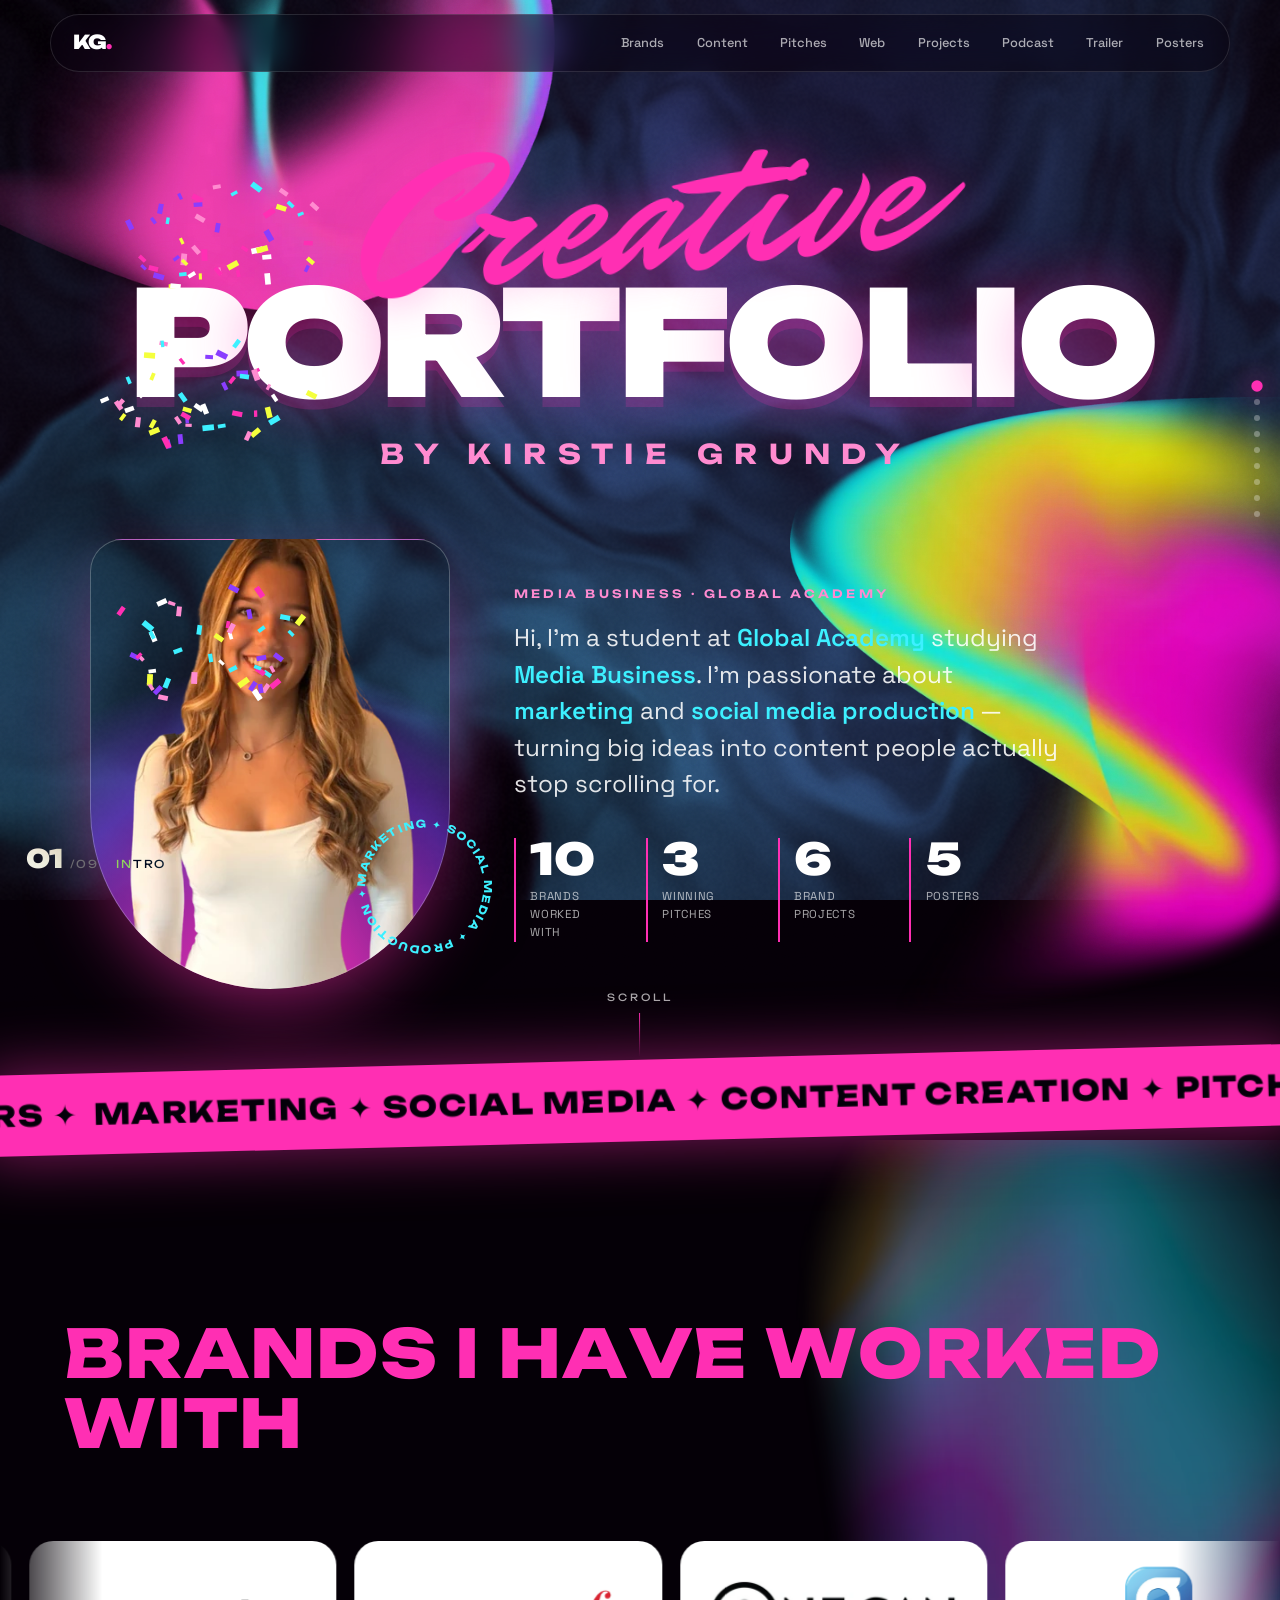
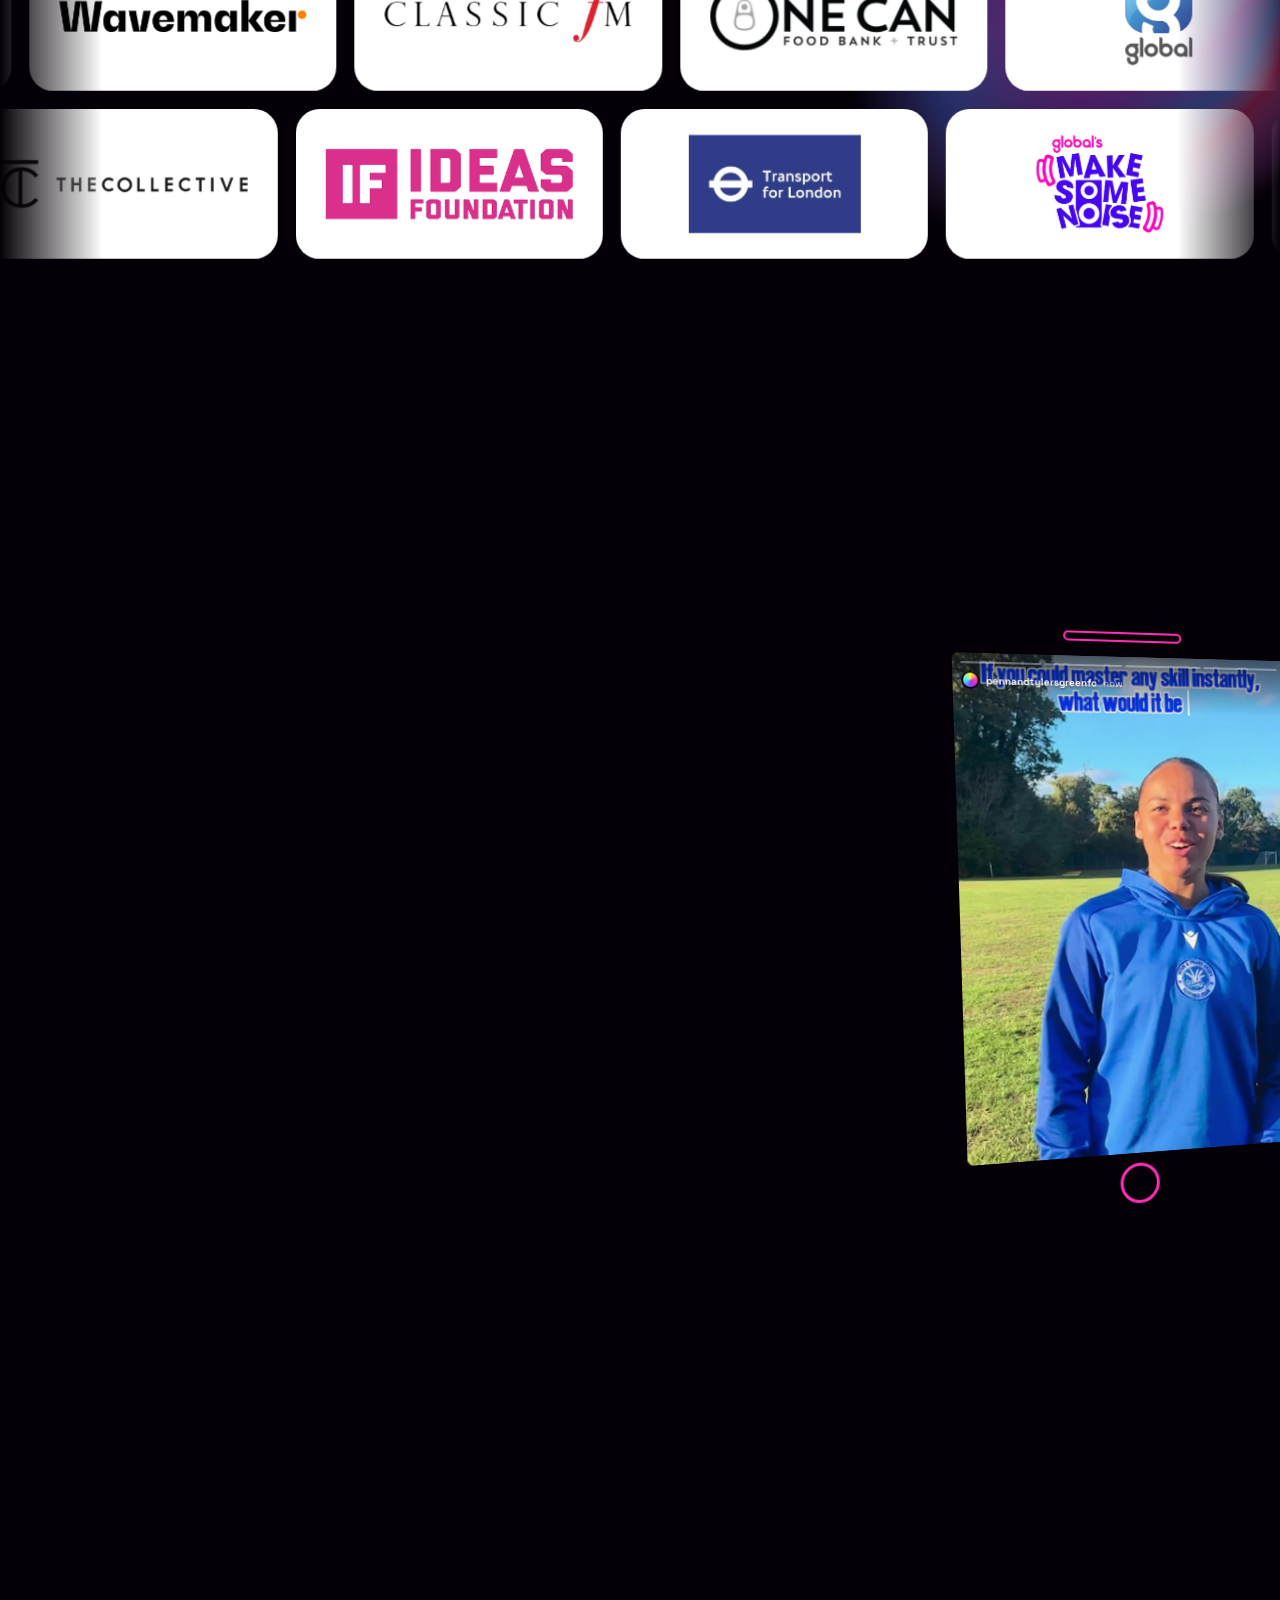
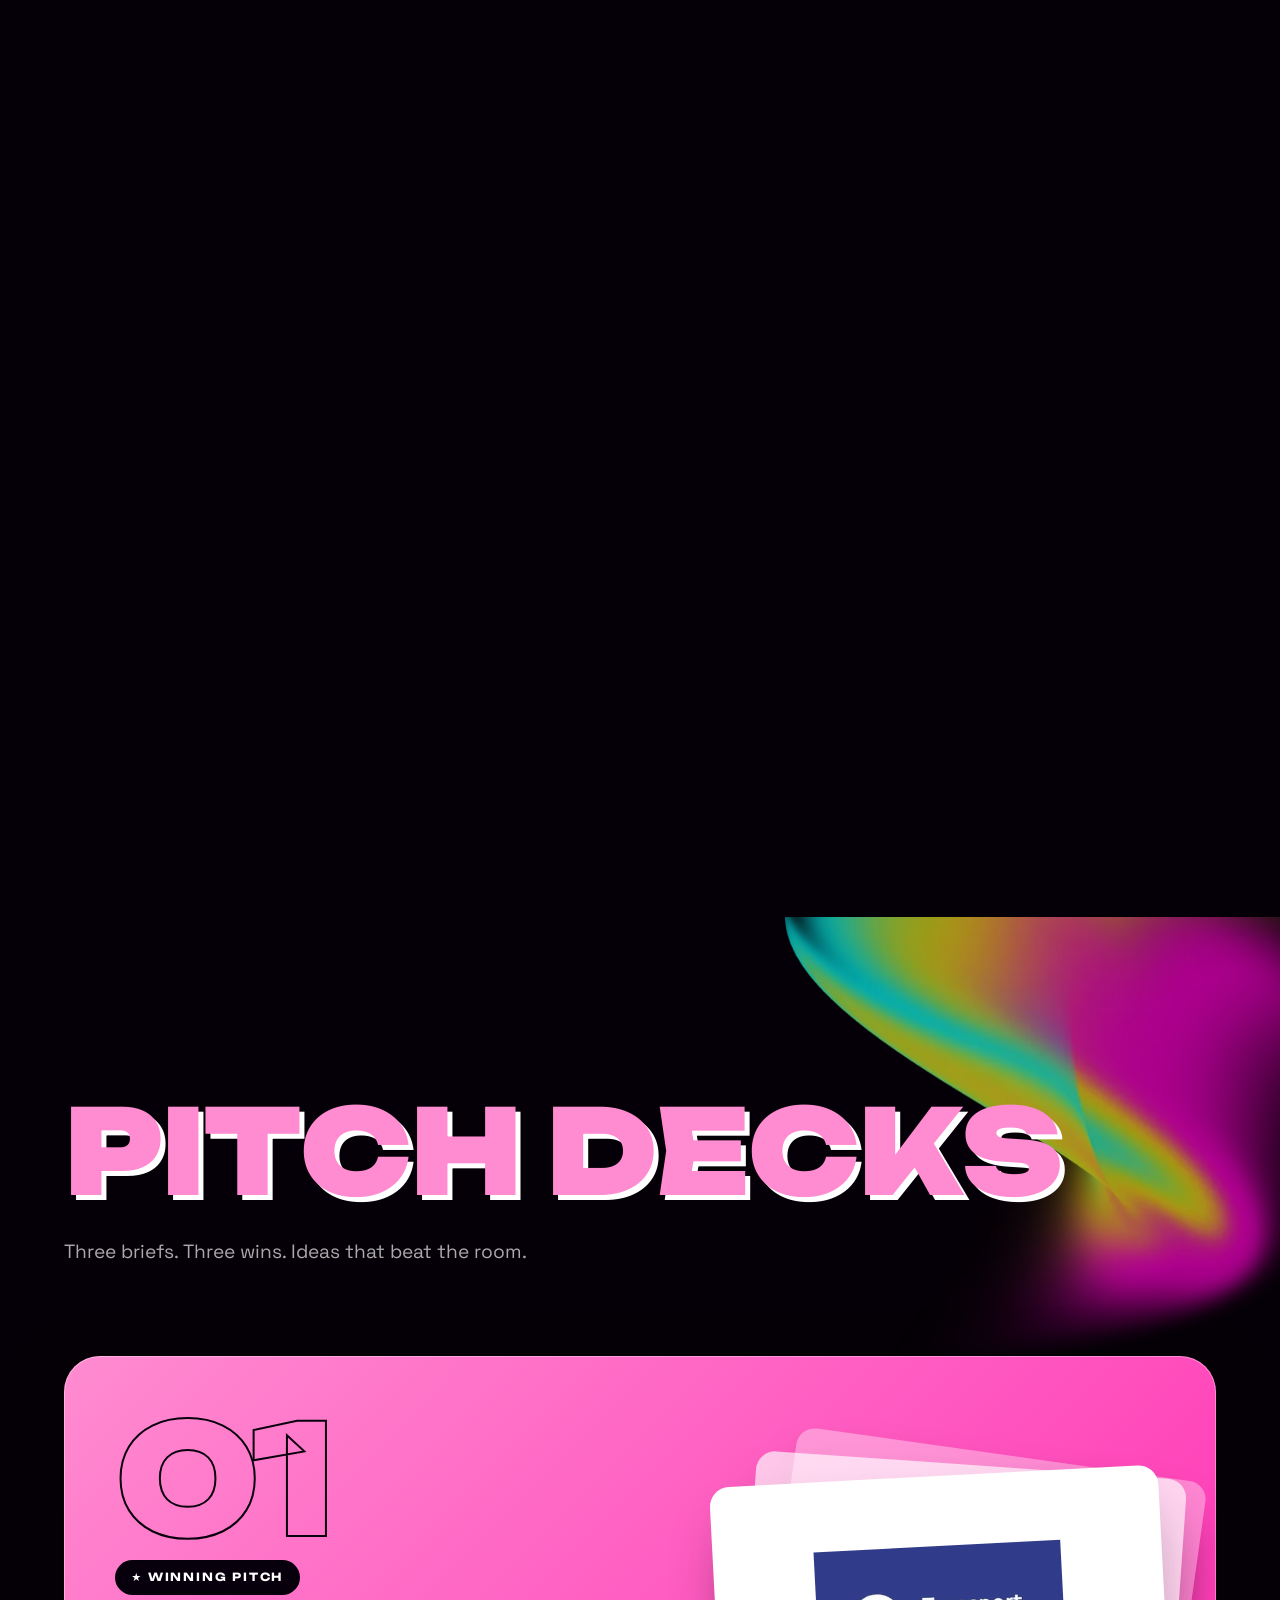
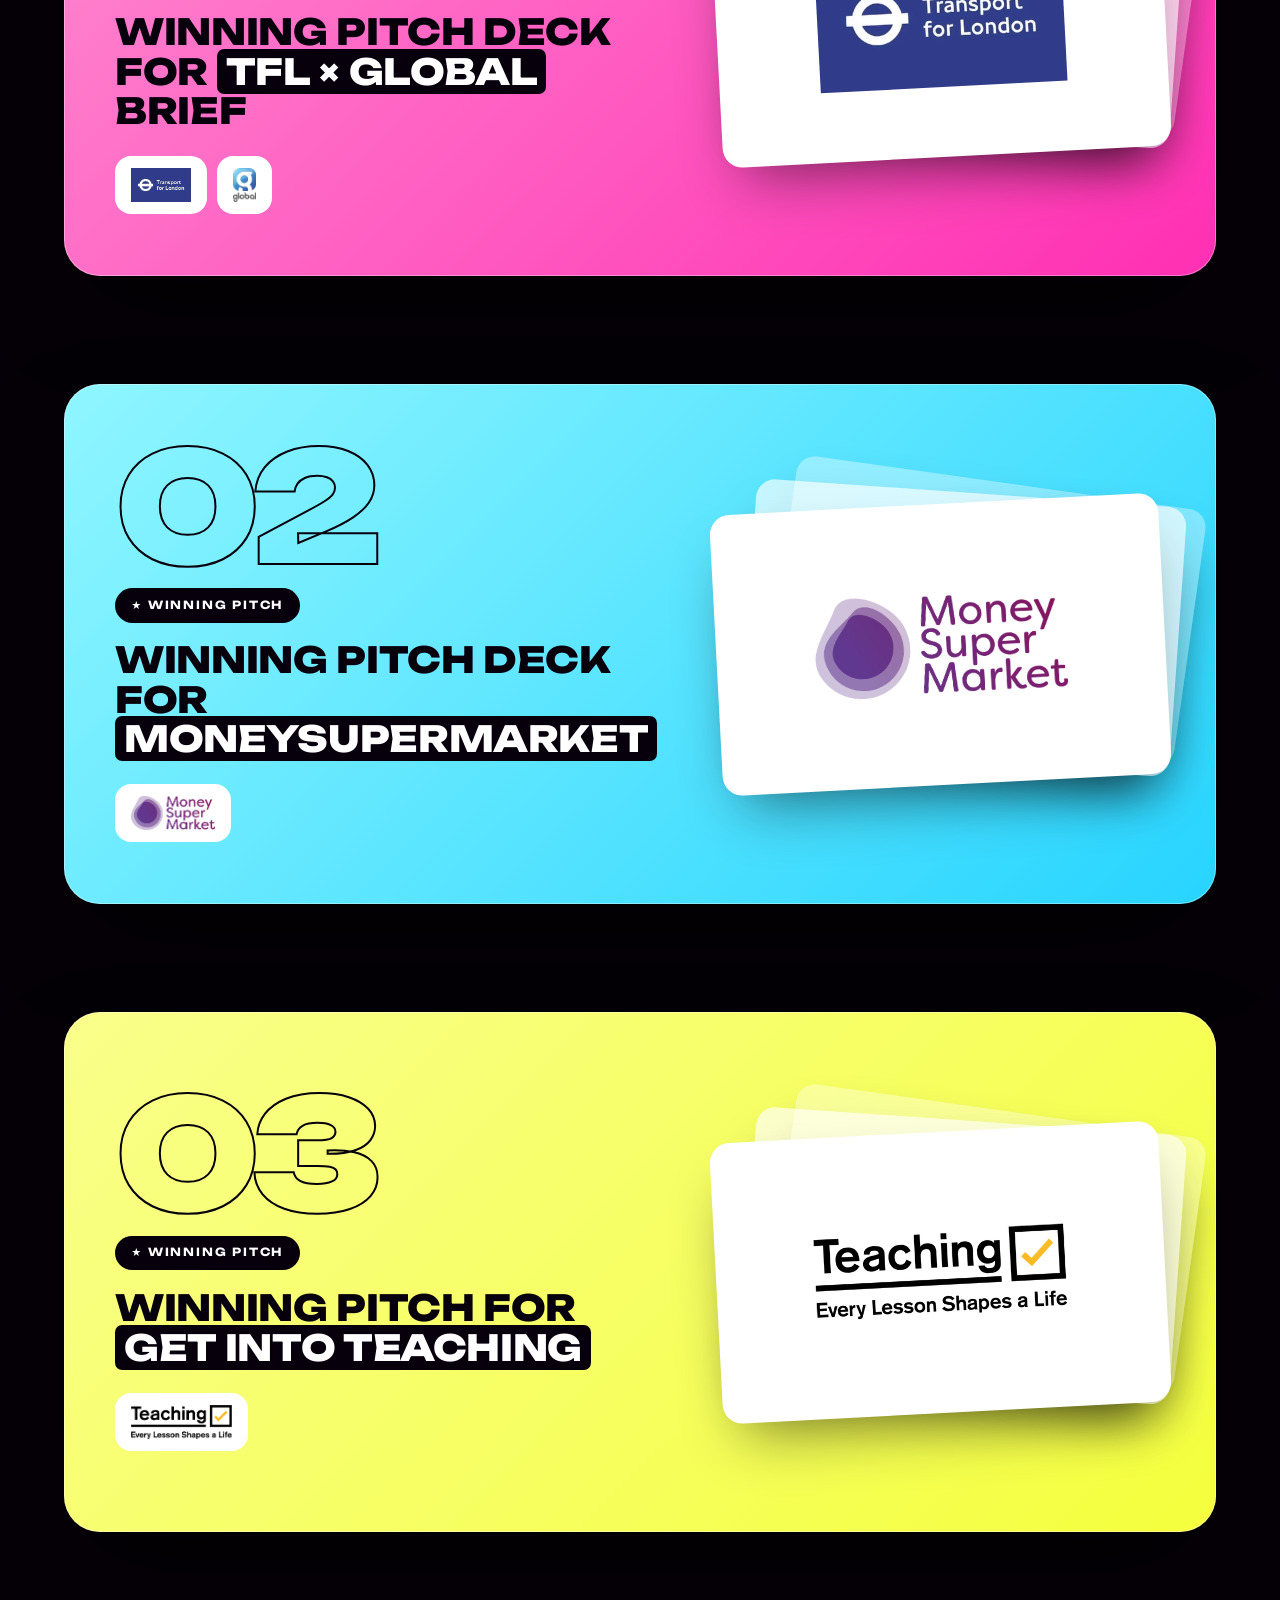
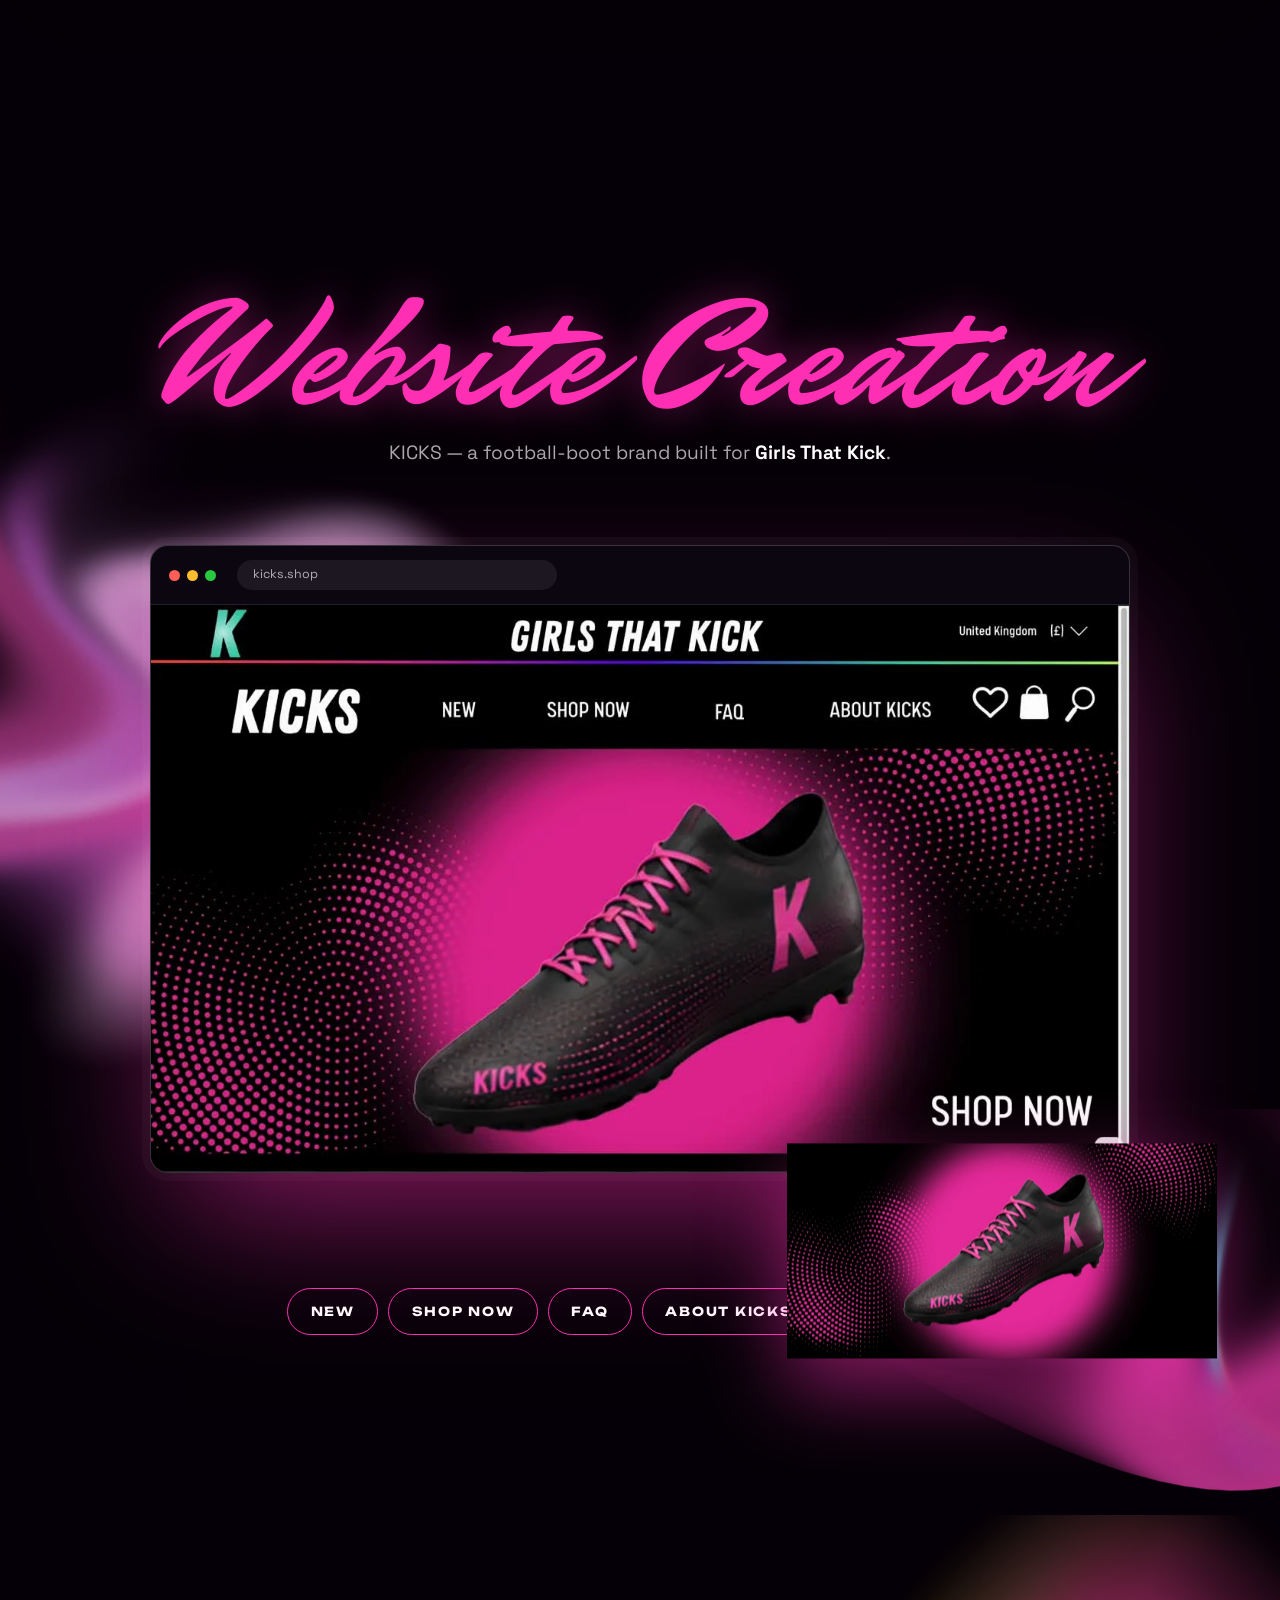
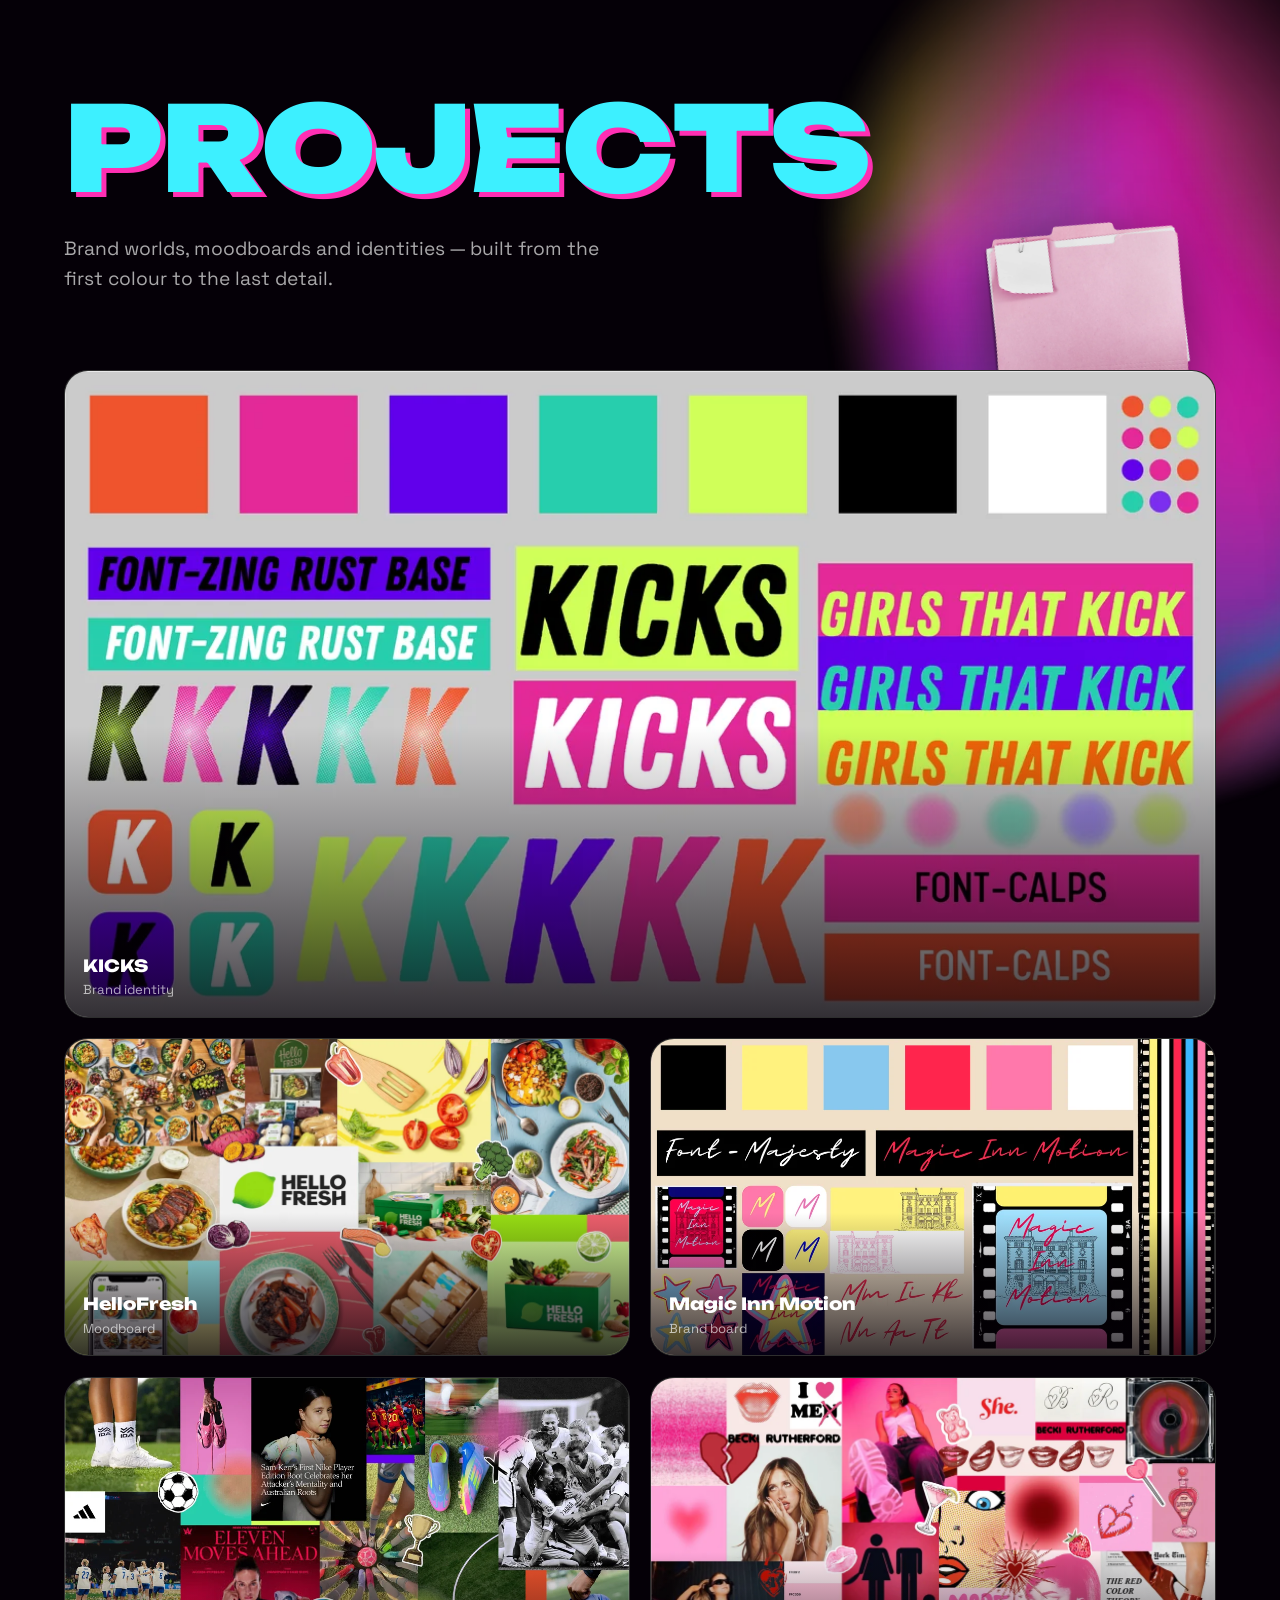
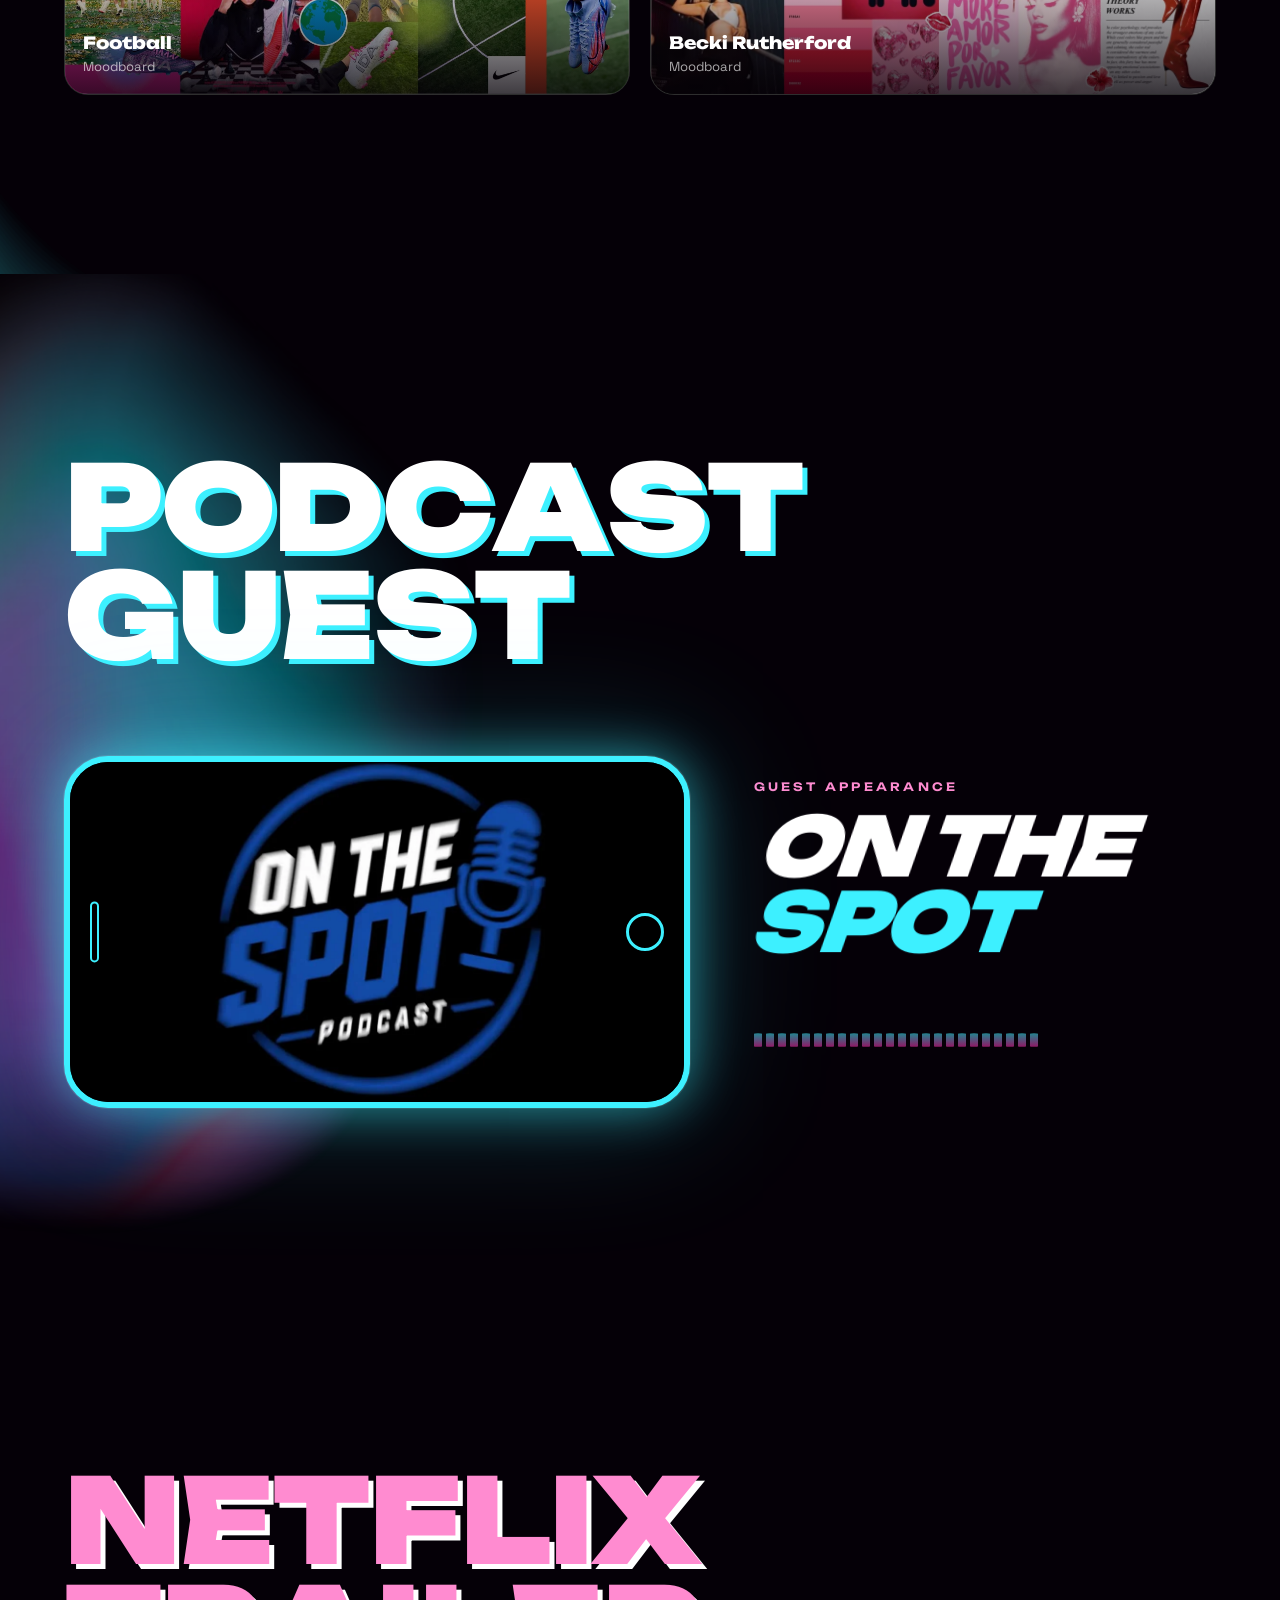
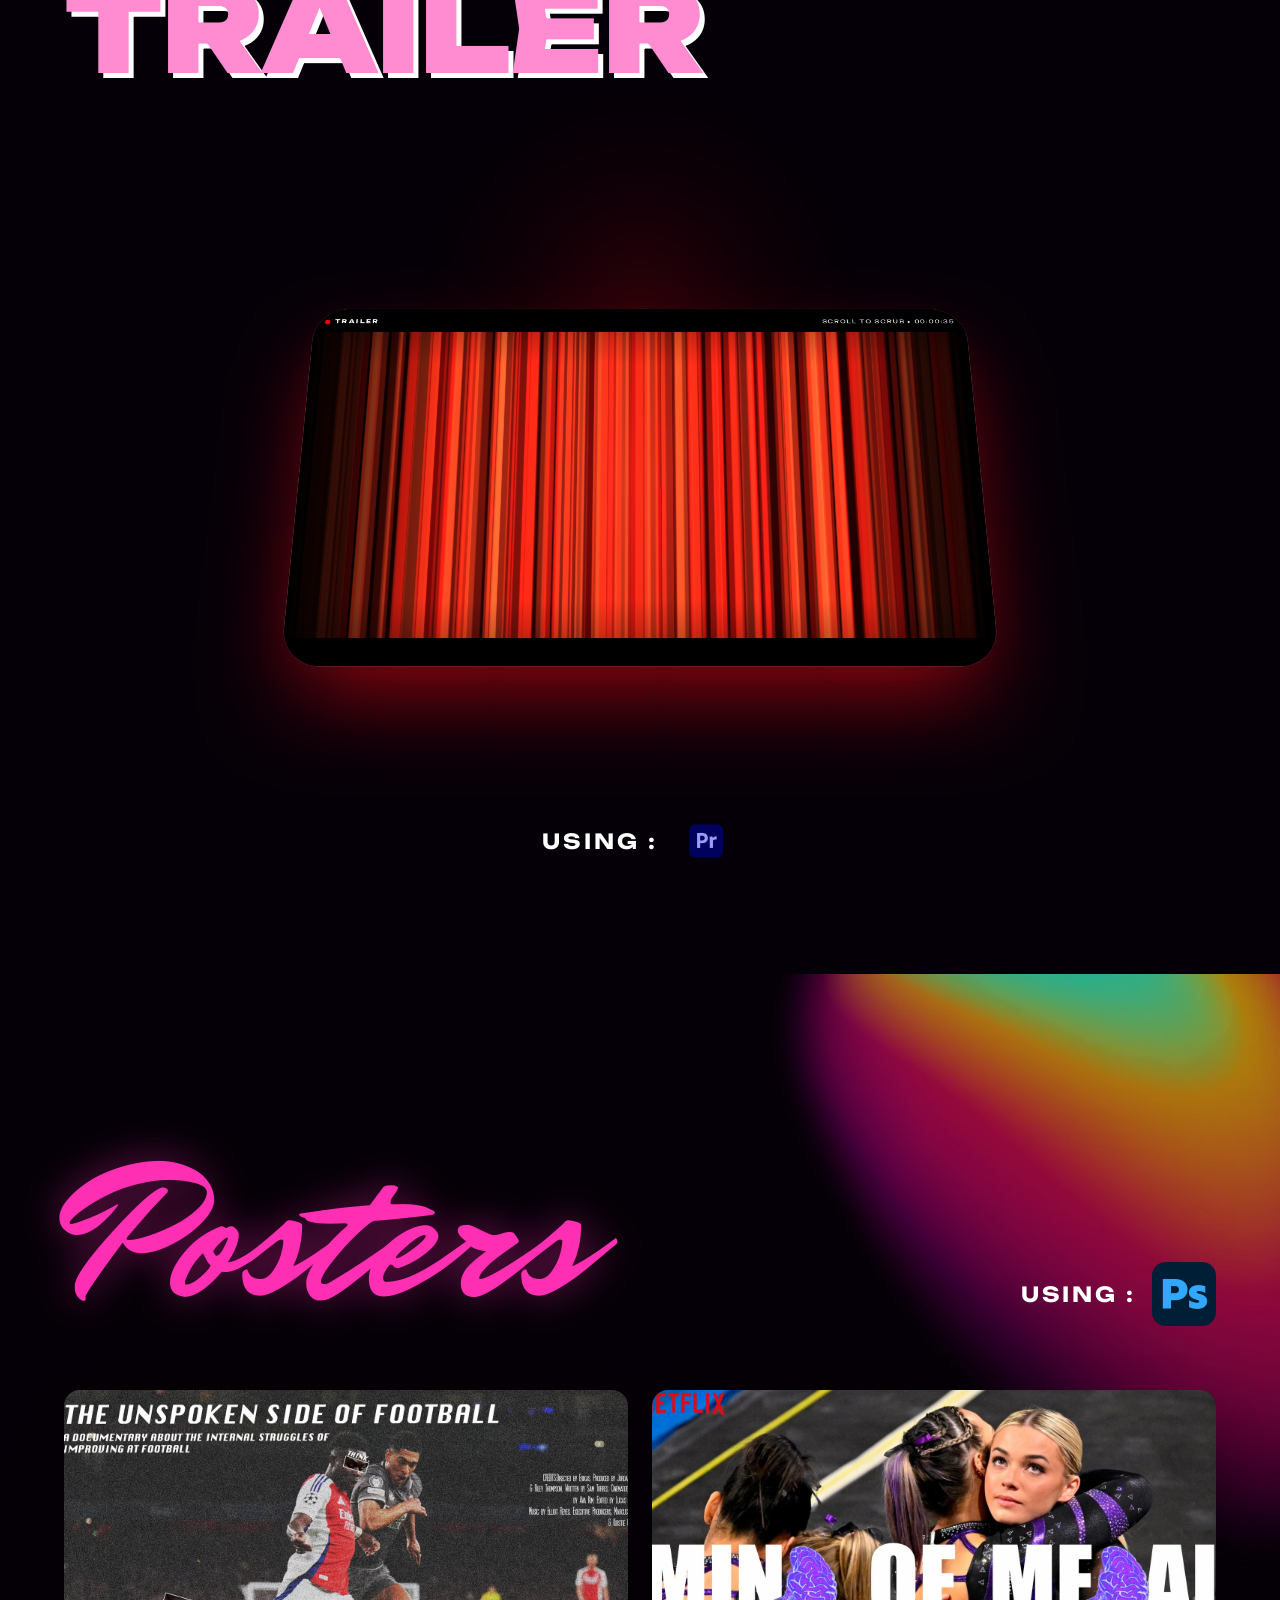
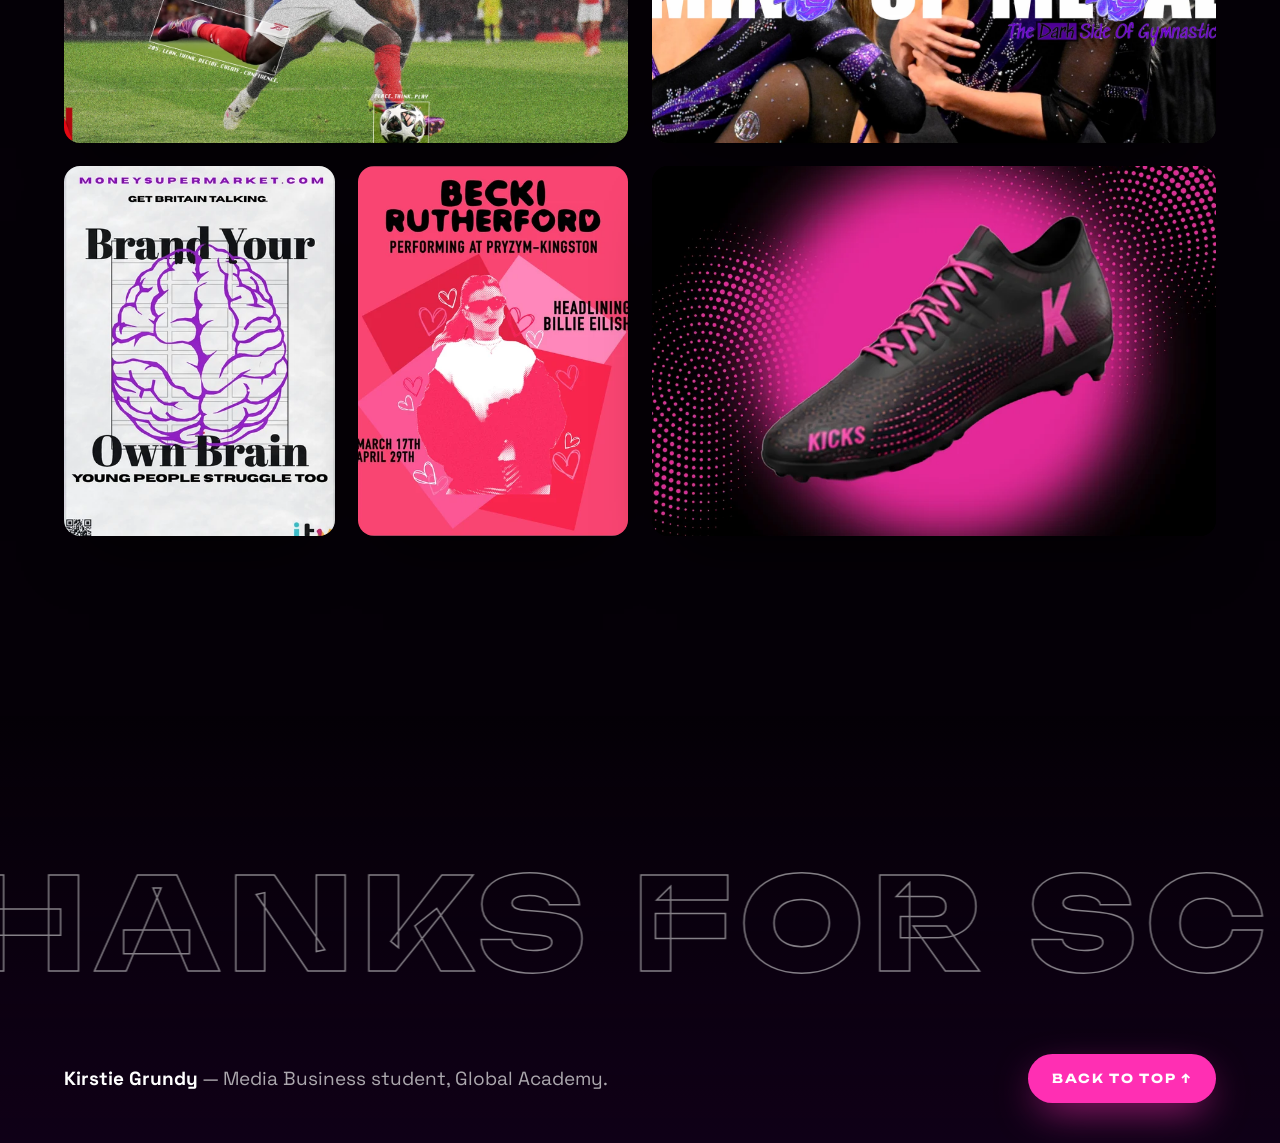
<file: index.html>
<!doctype html>
<html lang="en">
<head>
<meta charset="utf-8">
<meta name="viewport" content="width=device-width, initial-scale=1, viewport-fit=cover">
<title>Kirstie Grundy — Creative Portfolio</title>
<meta name="description" content="Creative portfolio of Kirstie Grundy — Media Business student at Global Academy. Marketing, social media production, pitch decks, web design, video and more.">
<meta name="theme-color" content="#050007">
<script>document.documentElement.classList.add('js')</script>
<link rel="icon" href="data:image/svg+xml,%3Csvg xmlns='http://www.w3.org/2000/svg' viewBox='0 0 64 64'%3E%3Crect width='64' height='64' rx='16' fill='%23050007'/%3E%3Ctext x='32' y='44' font-size='30' font-weight='900' text-anchor='middle' fill='%23ff2fb3' font-family='Arial Black,sans-serif'%3EKG%3C/text%3E%3C/svg%3E">
<link rel="preload" href="assets/fonts/Unbounded.woff2" as="font" type="font/woff2" crossorigin>
<link rel="preload" href="assets/fonts/MrDafoe.woff2" as="font" type="font/woff2" crossorigin>
<link rel="stylesheet" href="css/fonts.css">
<link rel="stylesheet" href="css/style.css">
</head>
<body>

<!-- Ambient WebGL background + particle layer -->
<canvas id="bg" aria-hidden="true"></canvas>
<canvas id="fx" aria-hidden="true"></canvas>

<!-- Preloader -->
<div class="loader" id="loader" aria-hidden="true">
  <div class="loader__cols"><i></i><i></i><i></i><i></i><i></i><i></i></div>
  <div class="loader__inner">
    <span class="loader__script">Kirstie</span>
    <span class="loader__count"><b id="loaderNum">0</b>%</span>
  </div>
  <div class="loader__bar"><i id="loaderBar"></i></div>
</div>

<!-- Cursor -->
<div class="cursor" id="cursor" aria-hidden="true"><span class="cursor__label"></span></div>

<!-- Section HUD -->
<aside class="hud" id="hud" aria-hidden="true">
  <span class="hud__num" id="hudNum">01</span><span class="hud__tot">/09</span>
  <span class="hud__name" id="hudName">Intro</span>
</aside>
<nav class="dots" id="dots" aria-hidden="true"></nav>

<!-- Scroll progress -->
<div class="progress" aria-hidden="true"><i id="progress"></i></div>

<!-- Nav -->
<header class="nav" id="nav">
  <a href="#top" class="nav__logo" data-scroll data-cursor data-magnetic>KG<span>.</span></a>
  <nav class="nav__links" aria-label="Sections">
    <a href="#brands" data-scroll>Brands</a>
    <a href="#content" data-scroll>Content</a>
    <a href="#pitch" data-scroll>Pitches</a>
    <a href="#website" data-scroll>Web</a>
    <a href="#projects" data-scroll>Projects</a>
    <a href="#podcast" data-scroll>Podcast</a>
    <a href="#trailer" data-scroll>Trailer</a>
    <a href="#posters" data-scroll>Posters</a>
  </nav>
  <button class="nav__burger" id="burger" aria-label="Menu" aria-expanded="false"><i></i><i></i></button>
</header>

<div class="menu" id="menu">
  <a href="#brands" data-scroll>Brands</a>
  <a href="#content" data-scroll>Content</a>
  <a href="#pitch" data-scroll>Pitch decks</a>
  <a href="#website" data-scroll>Website</a>
  <a href="#projects" data-scroll>Projects</a>
  <a href="#podcast" data-scroll>Podcast</a>
  <a href="#trailer" data-scroll>Trailer</a>
  <a href="#posters" data-scroll>Posters</a>
</div>

<main id="top">

<!-- ============ HERO ============ -->
<section class="hero" id="hero" data-pal="pink" data-hud="hero">
  <img class="blob hero__blob1" src="assets/img/blob-a.webp" alt="" data-speed="-0.15" data-mouse="30">
  <img class="blob hero__blob2" src="assets/img/blob-b.webp" alt="" data-speed="0.2" data-mouse="-40">
  <div class="grain"></div>

  <div class="hero__title">
    <span class="script hero__script" id="heroScript">Creative</span>
    <h1 class="hero__big" id="heroBig" aria-label="Portfolio">PORTFOLIO</h1>
    <p class="hero__by" id="heroBy">By Kirstie Grundy</p>
  </div>

  <div class="hero__row">
    <figure class="hero__photo" data-reveal="scale" data-cursor="Hey!">
      <div class="hero__ring"></div>
      <i class="glitch glitch--a" aria-hidden="true"></i><i class="glitch glitch--b" aria-hidden="true"></i>
      <img src="assets/img/me.webp" alt="Portrait of Kirstie Grundy">
      <svg class="hero__badge" viewBox="0 0 200 200" aria-hidden="true">
        <defs><path id="circ" d="M100,100 m-78,0 a78,78 0 1,1 156,0 a78,78 0 1,1 -156,0"/></defs>
        <text><textPath href="#circ" textLength="486" lengthAdjust="spacing">MARKETING ✦ SOCIAL MEDIA ✦ PRODUCTION ✦ </textPath></text>
      </svg>
    </figure>

    <div class="hero__info">
      <p class="eyebrow" data-reveal>Media Business · Global Academy</p>
      <p class="hero__bio" data-reveal>
        Hi, I’m a student at <mark>Global Academy</mark> studying <mark>Media Business</mark>.
        I’m passionate about <mark>marketing</mark> and <mark>social media production</mark> — turning
        big ideas into content people actually stop scrolling for.
      </p>
      <ul class="stats" data-reveal>
        <li><b data-count="10">0</b><span>Brands worked with</span></li>
        <li><b data-count="3">0</b><span>Winning pitches</span></li>
        <li><b data-count="6">0</b><span>Brand projects</span></li>
        <li><b data-count="5">0</b><span>Posters</span></li>
      </ul>
    </div>
  </div>

  <a href="#brands" class="scrollcue" data-scroll data-cursor>
    <span>Scroll</span><i></i>
  </a>
</section>

<!-- Ticker -->
<div class="ticker" aria-hidden="true">
  <div class="ticker__track" data-marquee="0.6">
    <span>Marketing ✦ Social Media ✦ Content Creation ✦ Pitch Decks ✦ Web Design ✦ Podcast ✦ Video ✦ Posters ✦ </span>
    <span>Marketing ✦ Social Media ✦ Content Creation ✦ Pitch Decks ✦ Web Design ✦ Podcast ✦ Video ✦ Posters ✦ </span>
  </div>
</div>

<!-- ============ BRANDS ============ -->
<section class="section brands" id="brands" data-pal="cyan" data-hud="brands">
  <img class="blob brands__blob" src="assets/img/blob-c.webp" alt="" data-speed="0.15">
  <div class="wrap">
    <h2 class="h-slab" data-split>Brands I have worked with</h2>
  </div>

  <div class="marquee" data-marquee="-1">
    <div class="marquee__track">
      <div class="logo"><img src="assets/img/logo-moneysupermarket.webp" alt="Moneysupermarket"></div>
      <div class="logo"><img src="assets/img/logo-wavemaker.webp" alt="Wavemaker"></div>
      <div class="logo"><img src="assets/img/logo-classicfm.webp" alt="Classic FM"></div>
      <div class="logo"><img src="assets/img/logo-onecan.webp" alt="One Can Food Bank + Trust"></div>
      <div class="logo"><img src="assets/img/logo-global.webp" alt="Global"></div>
    </div>
  </div>
  <div class="marquee" data-marquee="1">
    <div class="marquee__track">
      <div class="logo"><img src="assets/img/logo-ideas.webp" alt="IF Ideas Foundation"></div>
      <div class="logo"><img src="assets/img/logo-tfl.webp" alt="Transport for London"></div>
      <div class="logo"><img src="assets/img/logo-makesomenoise.webp" alt="Global's Make Some Noise"></div>
      <div class="logo"><img src="assets/img/logo-teaching.webp" alt="Teaching — Every Lesson Shapes a Life"></div>
      <div class="logo"><img src="assets/img/logo-collective.webp" alt="The Collective"></div>
    </div>
  </div>
</section>

<!-- ============ CONTENT CREATION (horizontal) ============ -->
<section class="hscroll" id="content" data-pal="pink" data-hud="content">
  <img class="blob hscroll__blob" src="assets/img/blob-d.webp" alt="" data-speed="0">
  <div class="hscroll__track" id="hTrack">

    <div class="hpanel hpanel--intro">
      <h2 class="title-stack">
        <span class="script" data-reveal>Content Creation</span>
        <span class="h-slab h-slab--sm" data-reveal>Voluntary work for<br>Penn&nbsp;&amp;&nbsp;Tylers Green FC</span>
      </h2>
      <p class="hpanel__hint" data-reveal>Keep scrolling <b>→</b></p>
    </div>

    <figure class="hpanel phone-wrap" data-tilt>
      <div class="phone"><div class="screen"><img src="assets/img/ptg-1.webp" alt="Short-form video: If you could master any skill instantly, what would it be?"></div></div>
      <figcaption><b>01</b> Skill challenge</figcaption>
    </figure>
    <figure class="hpanel phone-wrap phone-wrap--lift" data-tilt>
      <div class="phone"><div class="screen"><img src="assets/img/ptg-2.webp" alt="Short-form video: Bring an item beginning with 'C'"></div></div>
      <figcaption><b>02</b> Changing-room game</figcaption>
    </figure>
    <figure class="hpanel phone-wrap" data-tilt>
      <div class="phone"><div class="screen"><img src="assets/img/ptg-3.webp" alt="Short-form video: What is the best sock height and shin pad size?"></div></div>
      <figcaption><b>03</b> Kit debate</figcaption>
    </figure>
    <figure class="hpanel phone-wrap phone-wrap--lift" data-tilt>
      <div class="phone"><div class="screen"><img src="assets/img/ptg-5.webp" alt="Short-form video: Who can hit the crossbar first?"></div></div>
      <figcaption><b>04</b> Crossbar challenge</figcaption>
    </figure>
    <figure class="hpanel phone-wrap" data-tilt>
      <div class="phone"><div class="screen screen--card"><img src="assets/img/ptg-4.webp" alt="Penn & Tylers Green FC club crest and partner logos"></div></div>
      <figcaption><b>05</b> Club title card</figcaption>
    </figure>
    <figure class="hpanel phone-wrap phone-wrap--lift" data-tilt>
      <div class="phone"><div class="screen screen--card"><img src="assets/img/ptg-6.webp" alt="Penn & Tylers Green FC end card with sponsors"></div></div>
      <figcaption><b>06</b> Sponsor end card</figcaption>
    </figure>

    <div class="hpanel hpanel--ig">
      <p class="eyebrow">Links to Penn&nbsp;&amp;&nbsp;Tylers Green Instagram</p>
      <a class="igcard" href="https://www.instagram.com/pennandtylersgreenfc/?hl=en" target="_blank" rel="noopener" data-cursor="Visit">
        <svg viewBox="0 0 24 24" aria-hidden="true"><path fill="currentColor" d="M12 2.2c3.2 0 3.6 0 4.8.1 3.3.1 4.8 1.7 4.9 4.9.1 1.3.1 1.6.1 4.8s0 3.6-.1 4.8c-.1 3.2-1.7 4.8-4.9 4.9-1.3.1-1.6.1-4.8.1s-3.6 0-4.8-.1c-3.3-.1-4.8-1.7-4.9-4.9C2.2 15.6 2.2 15.2 2.2 12s0-3.6.1-4.8C2.4 3.9 4 2.4 7.2 2.3 8.4 2.2 8.8 2.2 12 2.2zM12 0C8.7 0 8.3 0 7.1.1 2.7.3.3 2.7.1 7.1 0 8.3 0 8.7 0 12s0 3.7.1 4.9c.2 4.4 2.6 6.8 7 7C8.3 24 8.7 24 12 24s3.7 0 4.9-.1c4.4-.2 6.8-2.6 7-7 .1-1.2.1-1.6.1-4.9s0-3.7-.1-4.9c-.2-4.4-2.6-6.8-7-7C15.7 0 15.3 0 12 0zm0 5.8a6.2 6.2 0 1 0 0 12.4 6.2 6.2 0 0 0 0-12.4zM12 16a4 4 0 1 1 0-8 4 4 0 0 1 0 8zm6.4-11.8a1.4 1.4 0 1 0 0 2.9 1.4 1.4 0 0 0 0-2.9z"/></svg>
        <span class="igcard__handle">@pennandtylersgreenfc</span>
        <span class="igcard__url">instagram.com/pennandtylersgreenfc</span>
        <span class="igcard__cta">View the profile <i>↗</i></span>
      </a>
    </div>
  </div>
</section>

<!-- ============ PITCH DECKS ============ -->
<section class="section pitch" id="pitch" data-pal="pink" data-hud="pitch">
  <img class="blob pitch__blob1" src="assets/img/blob-b.webp" alt="" data-speed="0.2">
  <img class="blob pitch__blob2" src="assets/img/blob-corner.webp" alt="" data-speed="-0.1">
  <div class="wrap">
    <h2 class="h-outline h-outline--pink" data-split>Pitch Decks</h2>
    <p class="lede" data-reveal>Three briefs. Three wins. Ideas that beat the room.</p>
  </div>

  <div class="stack wrap">
    <article class="deck deck--pink" data-stack>
      <div class="deck__meta">
        <span class="deck__num">01</span>
        <span class="deck__badge">★ Winning pitch</span>
        <h3>Winning pitch deck for <em>TfL × Global</em> brief</h3>
        <div class="deck__logos">
          <span class="chip"><img src="assets/img/logo-tfl.webp" alt="Transport for London"></span>
          <span class="chip"><img src="assets/img/logo-global.webp" alt="Global"></span>
        </div>
      </div>
      <div class="deck__art" aria-hidden="true">
        <i class="slide s3"></i><i class="slide s2"></i>
        <i class="slide s1"><img src="assets/img/logo-tfl.webp" alt=""></i>
      </div>
    </article>

    <article class="deck deck--cyan" data-stack>
      <div class="deck__meta">
        <span class="deck__num">02</span>
        <span class="deck__badge">★ Winning pitch</span>
        <h3>Winning pitch deck for <em>Moneysupermarket</em></h3>
        <div class="deck__logos">
          <span class="chip"><img src="assets/img/logo-moneysupermarket.webp" alt="Moneysupermarket"></span>
        </div>
      </div>
      <div class="deck__art" aria-hidden="true">
        <i class="slide s3"></i><i class="slide s2"></i>
        <i class="slide s1"><img src="assets/img/logo-moneysupermarket.webp" alt=""></i>
      </div>
    </article>

    <article class="deck deck--yellow" data-stack>
      <div class="deck__meta">
        <span class="deck__num">03</span>
        <span class="deck__badge">★ Winning pitch</span>
        <h3>Winning pitch for <em>Get Into Teaching</em></h3>
        <div class="deck__logos">
          <span class="chip"><img src="assets/img/logo-teaching.webp" alt="Teaching — Every Lesson Shapes a Life"></span>
        </div>
      </div>
      <div class="deck__art" aria-hidden="true">
        <i class="slide s3"></i><i class="slide s2"></i>
        <i class="slide s1"><img src="assets/img/logo-teaching.webp" alt=""></i>
      </div>
    </article>
  </div>
</section>

<!-- ============ WEBSITE ============ -->
<section class="section web" id="website" data-pal="sun" data-hud="website">
  <img class="blob web__blob1" src="assets/img/blob-e.webp" alt="" data-speed="-0.2">
  <img class="blob web__blob2" src="assets/img/blob-a.webp" alt="" data-speed="0.15">
  <div class="wrap">
    <h2 class="title-stack title-stack--center">
      <span class="script" data-reveal>Website Creation</span>
    </h2>
    <p class="lede lede--center" data-reveal>KICKS — a football-boot brand built for <b>Girls That Kick</b>.</p>

    <div class="browser glare" data-tilt data-reveal="scale">
      <div class="browser__bar"><i></i><i></i><i></i><span>kicks.shop</span></div>
      <img class="browser__shot" src="assets/img/kicks-site.webp" alt="KICKS website homepage: Girls That Kick, with navigation New, Shop Now, FAQ and About Kicks and a hero boot with a Shop Now button">
      <img class="browser__shoe" src="assets/img/kicks-shoe.webp" alt="" data-speed="-0.12">
    </div>

    <ul class="pills" data-reveal>
      <li>New</li><li>Shop Now</li><li>FAQ</li><li>About KICKS</li><li>Shop Now →</li>
    </ul>
  </div>
</section>

<!-- ============ PROJECTS ============ -->
<section class="section projects" id="projects" data-pal="cyan" data-hud="projects">
  <img class="blob proj__blob1" src="assets/img/blob-f.webp" alt="" data-speed="0.15">
  <img class="blob proj__blob2" src="assets/img/blob-corner.webp" alt="" data-speed="-0.1">
  <img class="folder" src="assets/img/folder.webp" alt="" data-speed="-0.25" data-spin>
  <div class="wrap">
    <h2 class="h-outline h-outline--cyan" data-split>Projects</h2>
    <p class="lede" data-reveal>Brand worlds, moodboards and identities — built from the first colour to the last detail.</p>

    <div class="bento">
      <button class="tile tile--wide glare" data-lightbox="assets/img/p-kicks-identity.webp" data-cursor="View" data-reveal>
        <img src="assets/img/p-kicks-identity.webp" alt="KICKS brand identity: colour palette, fonts and logo lockups">
        <span class="tile__cap"><b>KICKS</b> Brand identity</span>
      </button>
      <button class="tile glare" data-lightbox="assets/img/p-hellofresh.webp" data-cursor="View" data-reveal>
        <img src="assets/img/p-hellofresh.webp" alt="HelloFresh moodboard">
        <span class="tile__cap"><b>HelloFresh</b> Moodboard</span>
      </button>
      <button class="tile glare" data-lightbox="assets/img/p-magic.webp" data-cursor="View" data-reveal>
        <img src="assets/img/p-magic.webp" alt="Magic Inn Motion brand board">
        <span class="tile__cap"><b>Magic Inn Motion</b> Brand board</span>
      </button>
      <button class="tile glare" data-lightbox="assets/img/p-football.webp" data-cursor="View" data-reveal>
        <img src="assets/img/p-football.webp" alt="Women's football boots and match moments moodboard">
        <span class="tile__cap"><b>Football</b> Moodboard</span>
      </button>
      <button class="tile glare" data-lightbox="assets/img/p-becki.webp" data-cursor="View" data-reveal>
        <img src="assets/img/p-becki.webp" alt="Becki Rutherford moodboard">
        <span class="tile__cap"><b>Becki Rutherford</b> Moodboard</span>
      </button>
    </div>
  </div>
</section>

<!-- ============ PODCAST ============ -->
<section class="section podcast" id="podcast" data-pal="cyan" data-hud="podcast">
  <img class="blob pod__blob" src="assets/img/blob-c.webp" alt="" data-speed="0.2">
  <div class="wrap">
    <h2 class="h-outline h-outline--white" data-split>Podcast Guest</h2>

    <div class="pod" data-reveal="scale">
      <div class="pod__phone" data-tilt>
        <img src="assets/img/podcast.webp" alt="On The Spot Podcast logo">
      </div>
      <div class="pod__side">
        <p class="eyebrow">Guest appearance</p>
        <p class="pod__name">On&nbsp;The<br><b>Spot</b></p>
        <div class="wave" aria-hidden="true"><i></i><i></i><i></i><i></i><i></i><i></i><i></i><i></i><i></i><i></i><i></i><i></i><i></i><i></i><i></i><i></i><i></i><i></i><i></i><i></i><i></i><i></i><i></i><i></i></div>
      </div>
    </div>
  </div>
</section>

<!-- ============ NETFLIX TRAILER ============ -->
<section class="section trailer" id="trailer" data-pal="red" data-hud="trailer">
  <div class="trailer__glow"></div>
  <div class="wrap">
    <h2 class="h-outline h-outline--pink" data-split>Netflix Trailer</h2>
  </div>
  <div class="cinema" id="cinema">
    <div class="cinema__frame">
      <canvas id="ribbon" width="1280" height="720" role="img" aria-label="Netflix-style trailer opening: red light ribbon that expands as you scroll"><img src="assets/img/trailer.webp" alt="Netflix trailer opening frame with red light ribbon"></canvas>
      <span class="cinema__rec"><i></i> Trailer</span>
      <span class="cinema__tc" id="tc">Scroll to scrub ▸ 00:00:00</span>
      <span class="cinema__bar cinema__bar--t"></span><span class="cinema__bar cinema__bar--b"></span>
    </div>
  </div>
  <p class="using" data-reveal><span>Using :</span> <img src="assets/img/icon-pr.webp" alt="Adobe Premiere Pro"></p>
</section>

<!-- ============ POSTERS ============ -->
<section class="section posters" id="posters" data-pal="pink" data-hud="posters">
  <img class="blob post__blob1" src="assets/img/blob-d.webp" alt="" data-speed="0.15">
  <div class="wrap">
    <div class="posters__head">
      <h2 class="title-stack"><span class="script" data-reveal>Posters</span></h2>
      <p class="using" data-reveal><span>Using :</span> <img src="assets/img/icon-ps.webp" alt="Adobe Photoshop"></p>
    </div>

    <div class="posters__grid">
      <button class="poster poster--wide glare" data-lightbox="assets/img/poster-unspoken.webp" data-cursor="View" data-tilt data-reveal>
        <img src="assets/img/poster-unspoken.webp" alt="Netflix-style poster: The Unspoken Side of Football">
      </button>
      <button class="poster poster--wide glare" data-lightbox="assets/img/poster-mind.webp" data-cursor="View" data-tilt data-reveal>
        <img src="assets/img/poster-mind.webp" alt="Netflix-style poster: Mind of Metal, the inner side of gymnastics">
      </button>
      <button class="poster poster--tall glare" data-lightbox="assets/img/poster-brain.webp" data-cursor="View" data-tilt data-reveal>
        <img src="assets/img/poster-brain.webp" alt="Moneysupermarket poster: Brand Your Own Brain">
      </button>
      <button class="poster poster--tall glare" data-lightbox="assets/img/poster-becki.webp" data-cursor="View" data-tilt data-reveal>
        <img src="assets/img/poster-becki.webp" alt="Gig poster: Becki Rutherford performing at Pryzm Kingston">
      </button>
      <button class="poster poster--shoe glare" data-lightbox="assets/img/kicks-shoe.webp" data-cursor="View" data-tilt data-reveal>
        <img src="assets/img/kicks-shoe.webp" alt="KICKS boot product poster">
      </button>
    </div>
  </div>
</section>

</main>

<!-- ============ FOOTER ============ -->
<footer class="footer">
  <div class="ticker ticker--big" aria-hidden="true">
    <div class="ticker__track" data-marquee="-0.5">
      <span>Thanks for scrolling ✦ Kirstie Grundy ✦ Creative Portfolio ✦ </span>
      <span>Thanks for scrolling ✦ Kirstie Grundy ✦ Creative Portfolio ✦ </span>
    </div>
  </div>
  <div class="wrap footer__row">
    <p><b>Kirstie Grundy</b> — Media Business student, Global Academy.</p>
    <a href="#top" class="totop" data-scroll data-cursor data-magnetic>Back to top ↑</a>
  </div>
</footer>

<!-- Lightbox -->
<div class="lightbox" id="lightbox" role="dialog" aria-modal="true" aria-label="Image preview">
  <button class="lightbox__close" id="lbClose" aria-label="Close">✕</button>
  <img id="lbImg" alt="">
</div>

<script src="vendor/gsap.min.js"></script>
<script src="vendor/ScrollTrigger.min.js"></script>
<script src="vendor/lenis.min.js"></script>
<script src="js/main.js"></script>
<script src="js/fx.js"></script>
</body>
</html>
</file>
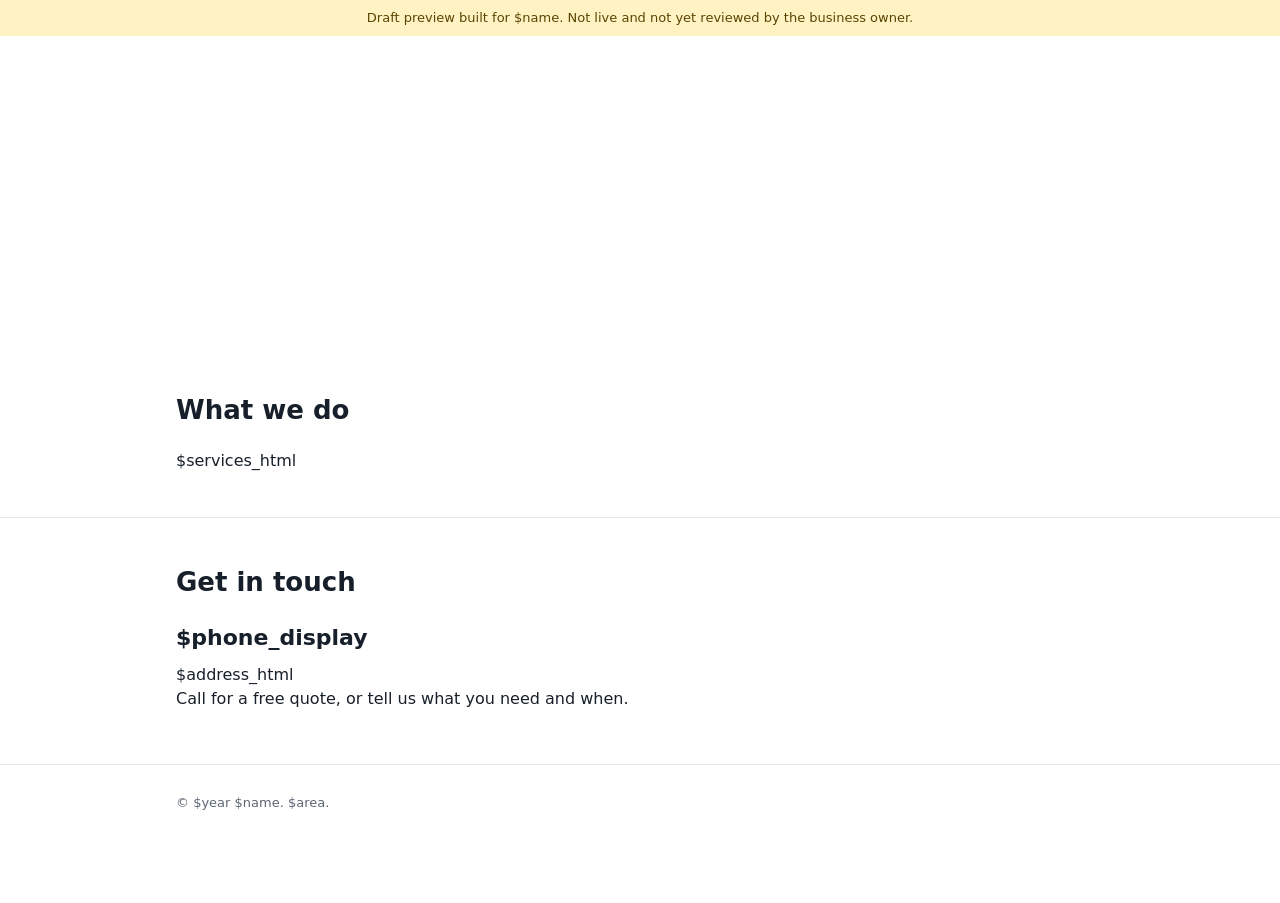
<file: demosites/template.html>
<!doctype html>
<html lang="en-GB">
<head>
<meta charset="utf-8">
<meta name="viewport" content="width=device-width, initial-scale=1">
<meta name="robots" content="noindex, nofollow">
<title>$name | $trade_label in $area</title>
<meta name="description" content="$name, $trade_label_lower in $area. Call $phone_display.">
<style>
  :root {
    --accent: $accent;
    --ink: #17202a;
    --muted: #5b6673;
    --bg: #ffffff;
    --soft: #f3f6f9;
    --line: #e1e7ee;
  }
  @media (prefers-color-scheme: dark) {
    :root { --ink: #eef2f6; --muted: #a7b2bf; --bg: #0f1419; --soft: #171e26; --line: #27313c; }
  }
  * { box-sizing: border-box; }
  body { margin: 0; font: 16px/1.55 system-ui, -apple-system, "Segoe UI", Roboto, sans-serif; color: var(--ink); background: var(--bg); }
  .preview { background: #fff3c4; color: #5a4500; font-size: 13px; text-align: center; padding: 8px 16px; }
  .wrap { max-width: 960px; margin: 0 auto; padding: 0 16px; }
  header.hero { background: var(--accent); color: #fff; padding: 56px 0 48px; }
  header.hero h1 { font-size: clamp(28px, 6vw, 46px); line-height: 1.1; margin: 0 0 12px; }
  header.hero p { font-size: 18px; margin: 0 0 24px; max-width: 560px; opacity: .95; }
  .btn { display: inline-block; background: #fff; color: var(--accent); font-weight: 700; text-decoration: none; padding: 14px 22px; border-radius: 10px; font-size: 18px; }
  .meta { margin-top: 14px; font-size: 14px; opacity: .9; }
  section { padding: 44px 0; }
  section + section { border-top: 1px solid var(--line); }
  h2 { font-size: 26px; margin: 0 0 18px; }
  .grid { display: grid; gap: 12px; grid-template-columns: repeat(auto-fit, minmax(240px, 1fr)); }
  .card { background: var(--soft); border: 1px solid var(--line); border-radius: 12px; padding: 16px 18px; font-weight: 600; }
  .card::before { content: "✓"; color: var(--accent); margin-right: 10px; font-weight: 800; }
  .contact p { margin: 0 0 8px; }
  .contact a.tel { color: var(--accent); font-weight: 700; font-size: 22px; text-decoration: none; }
  footer { padding: 28px 0 90px; color: var(--muted); font-size: 13px; border-top: 1px solid var(--line); }
  .sticky { position: fixed; left: 0; right: 0; bottom: 0; padding: 10px 16px; background: var(--bg); border-top: 1px solid var(--line); display: none; }
  .sticky a { display: block; text-align: center; background: var(--accent); color: #fff; text-decoration: none; font-weight: 700; padding: 14px; border-radius: 10px; font-size: 18px; }
  @media (max-width: 640px) { .sticky { display: block; } }
</style>
</head>
<body>
<div class="preview">Draft preview built for $name. Not live and not yet reviewed by the business owner.</div>
<header class="hero">
  <div class="wrap">
    <h1>$name</h1>
    <p>$tagline</p>
    <a class="btn" href="tel:$phone_tel">Call $phone_display</a>
    <div class="meta">$trade_label · Covering $area and nearby</div>
  </div>
</header>
<main>
  <section>
    <div class="wrap">
      <h2>What we do</h2>
      <div class="grid">
$services_html
      </div>
    </div>
  </section>
  <section>
    <div class="wrap contact">
      <h2>Get in touch</h2>
      <p><a class="tel" href="tel:$phone_tel">$phone_display</a></p>
$address_html
      <p>Call for a free quote, or tell us what you need and when.</p>
    </div>
  </section>
</main>
<footer>
  <div class="wrap">&copy; $year $name. $area.</div>
</footer>
<div class="sticky"><a href="tel:$phone_tel">Call $phone_display</a></div>
</body>
</html>
</file>
<file: css/fonts.css>
@font-face{font-family:'Mr Dafoe';font-style:normal;font-weight:400;font-display:swap;src:url(../assets/fonts/MrDafoe.woff2) format('woff2')}
@font-face{font-family:'Space Grotesk';font-style:normal;font-weight:300 700;font-display:swap;src:url(../assets/fonts/SpaceGrotesk.woff2) format('woff2')}
@font-face{font-family:'Unbounded';font-style:normal;font-weight:200 900;font-display:swap;src:url(../assets/fonts/Unbounded.woff2) format('woff2')}
</file>
<file: css/style.css>
/* ============ TOKENS ============ */
:root{
  --bg:#050007;
  --ink:#fff;
  --muted:rgba(255,255,255,.66);
  --pink:#ff2fb3;
  --pink-2:#ff8bd0;
  --cyan:#3df0ff;
  --yellow:#f4ff3d;
  --purple:#8a3dff;
  --grad:linear-gradient(100deg,var(--cyan),var(--pink) 50%,var(--yellow));
  --f-display:'Unbounded','Arial Black',system-ui,sans-serif;
  --f-script:'Mr Dafoe','Brush Script MT',cursive;
  --f-body:'Space Grotesk',system-ui,-apple-system,'Segoe UI',sans-serif;
  --pad:clamp(20px,5vw,72px);
  --nav-h:72px;
}

/* ============ RESET ============ */
*,*::before,*::after{box-sizing:border-box}
html{-webkit-text-size-adjust:100%}
html.lenis,html.lenis body{height:auto}
.lenis.lenis-smooth{scroll-behavior:auto!important}
.lenis.lenis-stopped{overflow:hidden}
body{margin:0;background:var(--bg);color:var(--ink);font-family:var(--f-body);font-size:clamp(16px,1.1vw + 10px,19px);line-height:1.55;overflow-x:clip;-webkit-font-smoothing:antialiased}
img{display:block;max-width:100%;height:auto}
a{color:inherit;text-decoration:none}
button{font:inherit;color:inherit;background:none;border:0;padding:0;cursor:pointer}
h1,h2,h3,p,ul,figure{margin:0;padding:0}
ul{list-style:none}
::selection{background:var(--pink);color:#fff}
:focus-visible{outline:2px solid var(--cyan);outline-offset:4px;border-radius:6px}

main{overflow-x:clip}
.wrap{width:min(1280px,100% - var(--pad)*2);margin-inline:auto;position:relative;z-index:2}
.section{position:relative;padding:clamp(90px,14vw,200px) 0;overflow:clip}

/* ============ TYPE ============ */
.script{font-family:var(--f-script);color:var(--pink);font-weight:400;line-height:.9;display:block;text-shadow:0 0 40px rgba(255,47,179,.45)}
.h-slab{font-family:var(--f-display);font-weight:800;text-transform:uppercase;letter-spacing:.02em;line-height:1.05;font-size:clamp(1.7rem,5.2vw,4.4rem)}
.h-slab--sm{font-size:clamp(1.15rem,2.6vw,2.2rem);letter-spacing:.06em}
.eyebrow{font-family:var(--f-display);font-size:.72rem;letter-spacing:.28em;text-transform:uppercase;color:var(--pink-2);font-weight:600}
.lede{max-width:46ch;margin-top:1.4rem;font-size:clamp(1.05rem,1.5vw,1.35rem);color:var(--muted)}
.lede--center{margin-inline:auto;text-align:center}
.lede b{color:#fff;font-weight:700}
mark{background:none;color:var(--cyan);font-weight:600}

/* Outlined offset display headings (Pitch Decks, Projects…) */
.h-outline{font-family:var(--f-display);font-weight:900;text-transform:uppercase;line-height:.92;letter-spacing:-.02em;font-size:clamp(2.6rem,9.2vw,9.5rem);paint-order:stroke fill}
.h-outline--pink{color:var(--pink-2);text-shadow:.04em .04em 0 #fff}
.h-outline--cyan{color:var(--cyan);text-shadow:.04em .04em 0 var(--pink)}
.h-outline--white{color:#fff;text-shadow:.04em .04em 0 var(--cyan)}
.title-stack{display:flex;flex-direction:column;align-items:flex-start}
.title-stack .script{font-size:clamp(4rem,12vw,10rem)}
.title-stack .h-slab{margin-top:-.25em;position:relative}
.title-stack--center{align-items:center}

/* split text */
.ch{display:inline-block;will-change:transform}
.word{display:inline-block;white-space:nowrap}
[data-split]{overflow:hidden;padding-bottom:.08em}

/* reveal initial states (only when JS is running) */
.js [data-reveal]{opacity:0}

/* ============ BLOBS / GRAIN ============ */
.blob{position:absolute;pointer-events:none;user-select:none;z-index:0;will-change:transform;max-width:none}
.grain{position:absolute;inset:0;z-index:1;pointer-events:none;opacity:.07;mix-blend-mode:overlay;
  background-image:url("data:image/svg+xml;utf8,<svg xmlns='http://www.w3.org/2000/svg' width='160' height='160'><filter id='n'><feTurbulence type='fractalNoise' baseFrequency='.9' numOctaves='2' stitchTiles='stitch'/></filter><rect width='100%' height='100%' filter='url(%23n)'/></svg>")}

/* ============ LOADER ============ */
.loader{position:fixed;inset:0;z-index:1000;display:grid;place-items:center;color:#fff}
.loader__cols{position:absolute;inset:0;display:grid;grid-template-columns:repeat(6,1fr)}
.loader__cols i{background:#050007;transform-origin:50% 0;box-shadow:1px 0 0 rgba(255,47,179,.35)}
.loader__inner,.loader__bar{position:relative;z-index:2}
.loader__inner{text-align:center}
.loader__script{display:block;font-family:var(--f-script);font-size:clamp(4rem,14vw,9rem);color:var(--pink);text-shadow:0 0 50px rgba(255,47,179,.6)}
.loader__count{font-family:var(--f-display);font-weight:700;letter-spacing:.2em;font-size:.9rem;color:var(--muted)}
.loader__bar{position:absolute!important;left:0;bottom:0;height:4px;width:100%;background:rgba(255,255,255,.08)}
.loader__bar i{display:block;height:100%;width:0;background:var(--grad)}

/* ============ CURSOR ============ */
.cursor{position:fixed;left:0;top:0;width:14px;height:14px;margin:-7px 0 0 -7px;border-radius:50%;background:#fff;mix-blend-mode:difference;z-index:900;pointer-events:none;opacity:0;transition:width .3s,height .3s,margin .3s,background .3s,opacity .3s;display:grid;place-items:center}
.cursor.is-on{opacity:1}
.cursor.is-hover{width:78px;height:78px;margin:-39px 0 0 -39px;background:var(--pink);mix-blend-mode:normal}
.cursor__label{font-family:var(--f-display);font-size:.62rem;font-weight:700;letter-spacing:.14em;text-transform:uppercase;color:#fff;opacity:0;transition:opacity .2s}
.cursor.has-label .cursor__label{opacity:1}
@media (hover:none),(pointer:coarse){.cursor{display:none}}
@media (hover:hover) and (pointer:fine){html.js body,html.js a,html.js button{cursor:none}}

/* ============ PROGRESS ============ */
.progress{position:fixed;top:0;left:0;right:0;height:3px;z-index:700;pointer-events:none}
.progress i{display:block;height:100%;width:100%;background:var(--grad);transform-origin:0 50%;transform:scaleX(0)}

/* ============ NAV ============ */
.nav{position:fixed;z-index:600;top:14px;left:50%;translate:-50% 0;width:min(1180px,100% - 28px);height:58px;padding:0 10px 0 22px;display:flex;align-items:center;justify-content:space-between;border-radius:99px;background:rgba(10,4,16,.55);border:1px solid rgba(255,255,255,.12);backdrop-filter:blur(18px) saturate(1.4);-webkit-backdrop-filter:blur(18px) saturate(1.4);transition:transform .5s cubic-bezier(.2,.8,.2,1),background .3s}
.nav.is-hidden{transform:translateY(-120px)}
.nav__logo{font-family:var(--f-display);font-weight:900;font-size:1.2rem;letter-spacing:-.04em}
.nav__logo span{color:var(--pink)}
.nav__links{display:flex;gap:2px}
.nav__links a{font-size:.8rem;font-weight:500;padding:.55rem .95rem;border-radius:99px;color:var(--muted);transition:color .2s,background .2s}
.nav__links a:hover,.nav__links a.is-active{color:#fff;background:rgba(255,47,179,.22)}
.nav__burger{display:none;width:44px;height:44px;border-radius:50%;background:rgba(255,255,255,.08);position:relative}
.nav__burger i{position:absolute;left:13px;right:13px;height:2px;background:#fff;border-radius:2px;transition:transform .3s,top .3s}
.nav__burger i:first-child{top:18px}.nav__burger i:last-child{top:25px}
.nav__burger[aria-expanded=true] i:first-child{top:21px;transform:rotate(45deg)}
.nav__burger[aria-expanded=true] i:last-child{top:21px;transform:rotate(-45deg)}
.menu{position:fixed;inset:0;z-index:550;background:rgba(5,0,7,.96);backdrop-filter:blur(20px);display:flex;flex-direction:column;justify-content:center;gap:.4rem;padding:0 var(--pad);clip-path:circle(0 at calc(100% - 44px) 44px);transition:clip-path .7s cubic-bezier(.7,0,.2,1);pointer-events:none}
.menu.is-open{clip-path:circle(150% at calc(100% - 44px) 44px);pointer-events:auto}
.menu a{font-family:var(--f-display);font-weight:900;text-transform:uppercase;font-size:clamp(2rem,9vw,3.6rem);line-height:1.15;color:#fff;transition:color .2s,padding .3s}
.menu a:hover{color:var(--pink);padding-left:.4em}
@media (max-width:980px){.nav__links{display:none}.nav__burger{display:block}}

/* ============ HERO ============ */
.hero{position:relative;min-height:100svh;padding:calc(var(--nav-h) + 40px) var(--pad) 90px;overflow:hidden;display:flex;flex-direction:column;justify-content:center}
.hero__blob1{width:min(62vw,760px);top:-14%;left:-16%;opacity:.95}
.hero__blob2{width:min(60vw,720px);right:-18%;top:38%;opacity:.9}
.hero__title{position:relative;z-index:3;text-align:center;margin-top:1rem}
.hero__script{font-size:clamp(4.4rem,15vw,13rem);position:relative;z-index:2;margin-bottom:-.32em;transform:rotate(-5deg);display:inline-block}
.hero__big{font-family:var(--f-display);font-weight:900;font-size:clamp(2.2rem,11.4vw,13.5rem);line-height:.92;letter-spacing:-.045em;white-space:nowrap;color:#fff;text-shadow:0 0 60px rgba(255,47,179,.45),0 10px 0 rgba(255,47,179,.18)}
.hero__by{font-family:var(--f-display);font-weight:700;text-transform:uppercase;letter-spacing:.42em;color:var(--pink-2);font-size:clamp(.7rem,2.2vw,1.7rem);margin-top:1.4rem;padding-left:.42em}
.hero__row{position:relative;z-index:3;display:grid;grid-template-columns:minmax(220px,360px) 1fr;gap:clamp(24px,5vw,80px);align-items:center;margin:clamp(30px,5vw,70px) auto 0;width:min(1100px,100%)}
.hero__photo{position:relative;aspect-ratio:4/5;border-radius:36px 36px 200px 200px;isolation:isolate}
.hero__photo>img{position:absolute;inset:0;width:100%;height:100%;object-fit:cover;object-position:50% 100%;z-index:2;border-radius:inherit}
.hero__ring{position:absolute;inset:0;border-radius:inherit;z-index:1;background:radial-gradient(120% 90% at 50% 100%,var(--pink),rgba(138,61,255,.55) 55%,transparent 80%);border:1px solid rgba(255,255,255,.25);box-shadow:0 30px 80px -20px rgba(255,47,179,.6)}
.hero__badge{position:absolute;right:-14%;bottom:6%;width:42%;z-index:4;animation:spin 18s linear infinite;filter:drop-shadow(0 6px 20px rgba(0,0,0,.5))}
.hero__badge text{font-family:var(--f-display);font-weight:700;font-size:14px;fill:var(--cyan)}
@keyframes spin{to{rotate:360deg}}
.hero__bio{margin-top:1rem;font-size:clamp(1.1rem,1.9vw,1.65rem);line-height:1.5;color:rgba(255,255,255,.88);max-width:34ch}
.stats{display:grid;grid-template-columns:repeat(4,auto);gap:1.4rem clamp(14px,3vw,40px);margin-top:2.2rem;justify-content:start}
.stats li{border-left:2px solid var(--pink);padding-left:.9rem}
.stats b{display:block;font-family:var(--f-display);font-weight:900;font-size:clamp(1.8rem,3.4vw,2.9rem);line-height:1}
.stats span{display:block;margin-top:.45rem;font-size:.72rem;letter-spacing:.06em;color:var(--muted);text-transform:uppercase;max-width:11ch}
.scrollcue{position:absolute;z-index:4;left:50%;bottom:22px;translate:-50% 0;display:flex;flex-direction:column;align-items:center;gap:8px;font-family:var(--f-display);font-size:.62rem;letter-spacing:.3em;text-transform:uppercase;color:var(--muted)}
.scrollcue i{width:1px;height:44px;background:linear-gradient(var(--pink),transparent);animation:cue 1.8s ease-in-out infinite;transform-origin:top}
@keyframes cue{0%{transform:scaleY(0)}50%{transform:scaleY(1)}100%{transform:scaleY(1);opacity:0}}
@media (max-width:760px){
  .hero{padding-bottom:110px}
  .hero__row{grid-template-columns:1fr;text-align:center;justify-items:center}
  .hero__photo{width:min(320px,76%)}
  .hero__badge{right:-18%}
  .hero__bio{margin-inline:auto}
  .stats{grid-template-columns:repeat(2,auto);justify-content:center;text-align:left}
}

/* ============ TICKER / MARQUEE ============ */
.ticker{position:relative;z-index:5;overflow:hidden;padding:1.1rem 0;background:var(--pink);color:#05000a;transform:rotate(-1.4deg) scale(1.03);margin:-18px 0 0;box-shadow:0 0 60px rgba(255,47,179,.5)}
.ticker__track{display:flex;width:max-content;will-change:transform}
.ticker span{font-family:var(--f-display);font-weight:800;text-transform:uppercase;letter-spacing:.06em;white-space:nowrap;font-size:clamp(1rem,2.2vw,1.8rem);padding-right:.5em}
.ticker--big{background:transparent;color:transparent;box-shadow:none;transform:none;margin:0;padding:2rem 0}
.ticker--big span{font-size:clamp(3rem,10vw,9rem);-webkit-text-stroke:1.5px rgba(255,255,255,.5)}

/* ============ BRANDS ============ */
.brands__blob{width:min(55vw,640px);right:-12%;top:-8%;opacity:.55}
.brands .wrap{margin-bottom:clamp(40px,6vw,80px)}
.brands .h-slab{color:var(--pink)}
.marquee{display:flex;overflow:hidden;margin-top:18px;position:relative;z-index:2;-webkit-mask-image:linear-gradient(90deg,transparent,#000 8%,#000 92%,transparent);mask-image:linear-gradient(90deg,transparent,#000 8%,#000 92%,transparent)}
.marquee__track{display:flex;gap:18px;flex:none;padding-right:18px;will-change:transform}
.logo{--lh:clamp(112px,12vw,150px);flex:none;width:clamp(200px,24vw,320px);height:var(--lh);background:#fff;border-radius:24px;display:flex;align-items:center;justify-content:center;padding:26px 30px;transition:transform .4s cubic-bezier(.2,.8,.2,1),box-shadow .4s}
.logo img{width:auto;height:auto;max-width:100%;max-height:calc(var(--lh) - 52px);object-fit:contain}
.logo:hover{transform:translateY(-8px) rotate(-1.5deg) scale(1.04);box-shadow:0 24px 60px -10px rgba(255,47,179,.65)}

/* ============ HORIZONTAL: CONTENT ============ */
.hscroll{position:relative;height:100svh;overflow:hidden}
.hscroll__blob{width:min(70vw,900px);left:-14%;top:-6%;opacity:.8}
.hscroll__track{position:relative;z-index:2;height:100%;display:flex;align-items:center;gap:clamp(30px,5vw,80px);padding:0 var(--pad);width:max-content;will-change:transform}
.hpanel--intro{flex:none;width:min(80vw,820px);padding-top:var(--nav-h)}
.hpanel--intro .title-stack .script{font-size:clamp(4.2rem,11vw,10rem)}
.hpanel--intro .h-slab--sm{font-size:clamp(1rem,2.4vw,2rem);text-align:left}
.hpanel__hint{margin-top:2.4rem;font-family:var(--f-display);font-size:.72rem;letter-spacing:.28em;text-transform:uppercase;color:var(--cyan)}
.hpanel__hint b{display:inline-block;animation:nudge 1.4s ease-in-out infinite}
@keyframes nudge{50%{transform:translateX(10px)}}
.phone-wrap{flex:none;display:flex;flex-direction:column;align-items:center;gap:1.1rem;--ph:min(68svh,620px);width:calc(var(--ph)*.6);perspective:900px}
.phone-wrap--lift{transform:translateY(-4vh)}
.phone-wrap:not(.phone-wrap--lift){transform:translateY(5vh)}
.phone{width:100%;height:var(--ph);position:relative;border:clamp(4px,.5vw,6px) solid var(--pink);border-radius:clamp(26px,3.4vw,40px);background:#000;padding:clamp(28px,4.6vh,48px) 9px clamp(40px,7vh,64px);box-shadow:0 0 0 1px rgba(255,255,255,.08),0 0 40px rgba(255,47,179,.55),0 0 120px rgba(255,47,179,.25),inset 0 0 30px rgba(255,47,179,.25);transition:box-shadow .4s;transform-style:preserve-3d}
.phone::before{content:"";position:absolute;top:clamp(10px,1.8vh,18px);left:50%;translate:-50% 0;width:34%;height:clamp(7px,1.1vh,11px);border:2px solid var(--pink);border-radius:99px}
.phone::after{content:"";position:absolute;bottom:clamp(8px,1.4vh,14px);left:50%;translate:-50% 0;width:clamp(26px,4.6vh,40px);aspect-ratio:1;border:3px solid var(--pink);border-radius:50%}
.screen{height:100%;border-radius:6px;overflow:hidden;background:#000}
.screen img{width:100%;height:100%;object-fit:cover}
.screen--card{background:linear-gradient(160deg,#1445d6,#0b1f7e);display:grid;place-items:center}
.screen--card img{object-fit:contain;height:auto}
.phone-wrap:hover .phone{box-shadow:0 0 0 1px rgba(255,255,255,.12),0 0 60px rgba(255,47,179,.85),0 0 160px rgba(255,47,179,.4),inset 0 0 30px rgba(255,47,179,.35)}
.phone-wrap figcaption{font-family:var(--f-display);font-size:.7rem;letter-spacing:.2em;text-transform:uppercase;color:var(--muted)}
.phone-wrap figcaption b{color:var(--cyan);margin-right:.7em}
.hpanel--ig{flex:none;width:min(86vw,460px);padding-right:var(--pad)}
.hpanel--ig .eyebrow{margin-bottom:1.4rem;line-height:1.7;font-size:.85rem}
.igcard{display:flex;flex-direction:column;gap:.5rem;padding:2rem;border-radius:32px;position:relative;overflow:hidden;background:linear-gradient(135deg,#833ab4,#fd1d1d 55%,#fcb045);transition:transform .4s cubic-bezier(.2,.8,.2,1),box-shadow .4s;box-shadow:0 30px 80px -20px rgba(253,29,29,.55)}
.igcard:hover{transform:translateY(-8px) rotate(-1.5deg)}
.igcard svg{width:56px;height:56px;margin-bottom:1.6rem}
.igcard__handle{font-family:var(--f-display);font-weight:800;font-size:clamp(.95rem,1.7vw,1.15rem);overflow-wrap:anywhere}
.igcard__url{font-size:.82rem;opacity:.85;word-break:break-all}
.igcard__cta{margin-top:1.8rem;align-self:flex-start;background:#fff;color:#111;font-weight:700;font-size:.9rem;padding:.8rem 1.3rem;border-radius:99px}
.igcard__cta i{font-style:normal;display:inline-block;transition:transform .3s}
.igcard:hover .igcard__cta i{transform:translate(3px,-3px)}
@media (max-width:760px){.phone-wrap{--ph:min(62svh,520px)}}

/* ============ PITCH DECKS ============ */
.pitch__blob1{width:min(60vw,700px);right:-16%;top:0;opacity:.7}
.pitch__blob2{width:min(50vw,600px);left:-8%;bottom:-10%;opacity:.8}
.stack{margin-top:clamp(40px,7vw,100px);padding-bottom:0}
.deck:last-child{margin-bottom:0}
.deck{position:sticky;top:calc(var(--nav-h) + 20px + var(--i,0)*22px);min-height:min(64svh,520px);margin-bottom:12vh;border-radius:36px;padding:clamp(24px,4vw,56px);display:grid;grid-template-columns:1.1fr .9fr;gap:clamp(20px,4vw,60px);align-items:center;color:#07000c;overflow:hidden;box-shadow:0 40px 100px -30px rgba(0,0,0,.8),inset 0 0 0 1px rgba(255,255,255,.35);transform-origin:50% 0;will-change:transform}
.deck--pink{background:linear-gradient(135deg,#ff8bd0,#ff2fb3)}
.deck--cyan{background:linear-gradient(135deg,#8ff6ff,#27d4ff)}
.deck--yellow{background:linear-gradient(135deg,#f9ff8a,#f4ff3d)}
.deck__num{font-family:var(--f-display);font-weight:900;font-size:clamp(4rem,12vw,10rem);line-height:.8;letter-spacing:-.06em;color:transparent;-webkit-text-stroke:2px #07000c;display:block}
.deck__badge{display:inline-block;margin-top:1.2rem;font-family:var(--f-display);font-weight:700;font-size:.7rem;letter-spacing:.16em;text-transform:uppercase;background:#07000c;color:#fff;padding:.55rem 1rem;border-radius:99px}
.deck h3{font-family:var(--f-display);font-weight:800;text-transform:uppercase;font-size:clamp(1.25rem,2.8vw,2.4rem);line-height:1.1;margin-top:1.1rem;letter-spacing:-.01em}
.deck h3 em{font-style:normal;background:#07000c;color:#fff;padding:0 .25em;border-radius:.2em;-webkit-box-decoration-break:clone;box-decoration-break:clone}
.deck__logos{display:flex;gap:10px;flex-wrap:wrap;margin-top:1.6rem}
.chip{background:#fff;border-radius:16px;height:58px;padding:10px 16px;display:grid;place-items:center}
.chip img{max-height:34px;width:auto;max-width:150px;object-fit:contain}
.deck__art{position:relative;aspect-ratio:16/10;perspective:1000px}
.slide{position:absolute;inset:0;border-radius:20px;display:grid;place-items:center;background:#fff;box-shadow:0 30px 60px -20px rgba(0,0,0,.45);transition:transform .7s cubic-bezier(.2,.8,.2,1)}
.slide img{max-width:56%;max-height:50%;width:auto;height:auto}
.slide.s3{background:rgba(255,255,255,.35);transform:translate(10%,-12%) rotate(8deg) scale(.92)}
.slide.s2{background:rgba(255,255,255,.65);transform:translate(5%,-6%) rotate(4deg) scale(.96)}
.slide.s1{transform:rotate(-3deg)}
.deck:hover .s1{transform:rotate(-6deg) translate(-4%,2%)}
.deck:hover .s2{transform:translate(12%,-6%) rotate(8deg) scale(.96)}
.deck:hover .s3{transform:translate(22%,-12%) rotate(14deg) scale(.92)}
@media (max-width:820px){
  .deck{grid-template-columns:1fr;top:calc(var(--nav-h) + 8px + var(--i,0)*14px)}
  .deck__art{order:-1;max-width:340px;margin-inline:auto;width:80%}
  .deck__num{font-size:4.4rem;display:inline-block;margin-right:.4em;vertical-align:middle}
  .deck__badge{margin-top:0;vertical-align:middle}
}

/* ============ WEBSITE ============ */
.web__blob1{width:min(60vw,720px);left:-18%;top:6%;opacity:.8}
.web__blob2{width:min(52vw,640px);right:-14%;bottom:-6%;opacity:.7}
.web .lede{margin-top:.6rem}
.browser{position:relative;margin:clamp(40px,6vw,80px) auto 0;width:min(980px,100%);border-radius:18px;background:#0b0610;border:1px solid rgba(255,255,255,.18);box-shadow:0 60px 140px -30px rgba(255,47,179,.55),0 0 0 8px rgba(255,255,255,.03);transform-style:preserve-3d;perspective:1200px}
.browser__bar{display:flex;align-items:center;gap:7px;padding:14px 18px;border-bottom:1px solid rgba(255,255,255,.1)}
.browser__bar i{width:11px;height:11px;border-radius:50%;background:#ff5f57}
.browser__bar i:nth-child(2){background:#febc2e}.browser__bar i:nth-child(3){background:#28c840}
.browser__bar span{margin-left:14px;flex:1;max-width:320px;font-size:.78rem;color:var(--muted);background:rgba(255,255,255,.07);padding:.35rem 1rem;border-radius:99px}
.browser__shot{width:100%;border-radius:0 0 17px 17px}
.browser__shoe{position:absolute;width:44%;right:-9%;bottom:-16%;filter:drop-shadow(0 30px 40px rgba(255,47,179,.5));pointer-events:none;z-index:3}
.pills{display:flex;flex-wrap:wrap;justify-content:center;gap:10px;margin-top:clamp(70px,9vw,130px)}
.pills li{font-family:var(--f-display);font-size:.78rem;font-weight:700;letter-spacing:.14em;text-transform:uppercase;padding:.8rem 1.4rem;border-radius:99px;border:1.5px solid var(--pink);color:#fff;transition:background .3s,transform .3s}
.pills li:hover{background:var(--pink);transform:translateY(-4px)}
.pills li:last-child{background:var(--pink)}
@media (max-width:700px){.browser__shoe{right:-4%;bottom:-12%}}

/* ============ PROJECTS ============ */
.proj__blob1{width:min(60vw,700px);right:-18%;top:2%;opacity:.8}
.proj__blob2{width:min(50vw,600px);left:-6%;bottom:-6%;opacity:.7}
.folder{position:absolute;z-index:1;width:clamp(120px,18vw,260px);right:6%;top:clamp(80px,9vw,150px);filter:drop-shadow(0 20px 30px rgba(0,0,0,.5));rotate:12deg}
.bento{display:grid;grid-template-columns:repeat(6,1fr);gap:clamp(12px,1.6vw,22px);margin-top:clamp(40px,6vw,90px)}
.tile{position:relative;grid-column:span 3;border-radius:24px;overflow:hidden;background:#111;border:1px solid rgba(255,255,255,.12);aspect-ratio:1119/629;display:block;text-align:left;transition:transform .5s cubic-bezier(.2,.8,.2,1),box-shadow .5s,border-color .5s}
.tile--wide{grid-column:span 6}
.tile img{width:100%;height:100%;object-fit:cover;transition:transform .9s cubic-bezier(.2,.8,.2,1)}
.tile::after{content:"";position:absolute;inset:0;background:linear-gradient(transparent 55%,rgba(5,0,7,.85));opacity:.9;pointer-events:none}
.tile__cap{position:absolute;left:18px;bottom:16px;z-index:2;font-size:.82rem;color:var(--muted)}
.tile__cap b{display:block;font-family:var(--f-display);font-weight:800;font-size:1.05rem;color:#fff;margin-bottom:.1rem}
.tile:hover{transform:translateY(-8px);border-color:var(--pink);box-shadow:0 30px 70px -20px rgba(255,47,179,.6)}
.tile:hover img{transform:scale(1.07)}
@media (max-width:760px){
  .bento{grid-template-columns:1fr}
  .tile,.tile--wide{grid-column:auto}
  .folder{opacity:.9;right:2%;top:60px;width:110px}
}

/* ============ PODCAST ============ */
.pod__blob{width:min(60vw,720px);left:-18%;top:10%;opacity:.6}
.pod{display:grid;grid-template-columns:1.15fr .85fr;gap:clamp(24px,5vw,80px);align-items:center;margin-top:clamp(40px,6vw,90px)}
.pod__phone{position:relative;aspect-ratio:16/9;border:6px solid var(--cyan);border-radius:44px;background:#000;display:grid;place-items:center;overflow:hidden;box-shadow:0 0 0 1px rgba(255,255,255,.1),0 0 50px rgba(61,240,255,.55),0 0 140px rgba(61,240,255,.25),inset 0 0 40px rgba(61,240,255,.2)}
.pod__phone::before{content:"";position:absolute;left:3.2%;top:50%;translate:0 -50%;width:9px;height:18%;border:2px solid var(--cyan);border-radius:99px}
.pod__phone::after{content:"";position:absolute;right:3.2%;top:50%;translate:0 -50%;width:clamp(22px,3.6vw,38px);aspect-ratio:1;border:3px solid var(--cyan);border-radius:50%}
.pod__phone img{position:absolute;inset:0;width:100%;height:100%;object-fit:cover}
.pod__phone::before,.pod__phone::after{z-index:2}
.pod__name{font-family:var(--f-display);font-weight:900;text-transform:uppercase;font-size:clamp(2.6rem,6.4vw,5.6rem);line-height:.92;letter-spacing:-.04em;margin-top:.8rem;font-style:italic;transform:skewX(-6deg)}
.pod__name b{color:var(--cyan);font-weight:900}
.wave{display:flex;align-items:center;gap:4px;height:90px;margin-top:2.2rem}
.wave i{flex:1;max-width:8px;height:100%;border-radius:99px;background:linear-gradient(var(--cyan),var(--pink));transform-origin:center;animation:wave 1.1s ease-in-out infinite;scale:1 .15}
.wave i:nth-child(3n){animation-duration:.8s}.wave i:nth-child(4n){animation-duration:1.4s}.wave i:nth-child(5n){animation-duration:.95s}
@keyframes wave{50%{scale:1 1}}
@media (max-width:860px){.pod{grid-template-columns:1fr}.pod__phone{border-radius:30px}}

/* ============ TRAILER ============ */
.trailer{padding-bottom:clamp(60px,9vw,120px)}
.trailer__glow{position:absolute;left:50%;top:48%;width:min(70vw,900px);aspect-ratio:1;translate:-50% -50%;background:radial-gradient(closest-side,rgba(229,9,20,.55),rgba(229,9,20,.12) 60%,transparent);filter:blur(30px);pointer-events:none}
.cinema{position:relative;z-index:2;margin:clamp(40px,6vw,90px) auto 0;width:min(1100px,100% - var(--pad)*2);perspective:1400px}
.cinema__frame{position:relative;aspect-ratio:16/9;border-radius:14px;overflow:hidden;background:#000;box-shadow:0 0 0 1px rgba(255,255,255,.12),0 60px 140px -30px rgba(229,9,20,.7);transform-origin:50% 50%}
.cinema__frame img{width:100%;height:100%;object-fit:cover;transform-origin:50% 50%}
.cinema__frame::after{content:"";position:absolute;inset:0;background:linear-gradient(90deg,#000,transparent 20%,transparent 80%,#000);pointer-events:none}
.cinema__rec{position:absolute;left:18px;top:16px;z-index:3;display:flex;align-items:center;gap:8px;font-family:var(--f-display);font-size:.65rem;font-weight:700;letter-spacing:.24em;text-transform:uppercase;color:#fff}
.cinema__rec i{width:9px;height:9px;border-radius:50%;background:#e50914;animation:blink 1.2s steps(2) infinite}
@keyframes blink{50%{opacity:.15}}
.using{display:flex;align-items:center;justify-content:center;gap:1rem;margin-top:2.2rem;position:relative;z-index:2}
.using span{font-family:var(--f-display);font-weight:700;font-size:clamp(.9rem,1.8vw,1.3rem);letter-spacing:.14em;text-transform:uppercase}
.using img{width:clamp(44px,5vw,64px);border-radius:14px;transition:transform .4s cubic-bezier(.2,.8,.2,1)}
.using img:hover{transform:rotate(-8deg) scale(1.12)}

/* ============ POSTERS ============ */
.post__blob1{width:min(60vw,720px);right:-16%;top:-4%;opacity:.7}
.posters__head{display:flex;align-items:flex-end;justify-content:space-between;flex-wrap:wrap;gap:1rem;margin-bottom:clamp(30px,5vw,70px)}
.posters__head .script{font-size:clamp(5rem,15vw,13rem)}
.posters__head .using{margin-top:0;justify-content:flex-start}
.posters__grid{display:grid;grid-template-columns:repeat(12,1fr);gap:clamp(12px,1.8vw,24px);align-items:stretch}
.poster{position:relative;display:block;border-radius:16px;overflow:hidden;background:#111;box-shadow:0 30px 60px -25px rgba(0,0,0,.8);transform-style:preserve-3d;transition:box-shadow .4s}
.poster img{width:100%;height:100%;object-fit:cover;transform:scale(1.02)}
.poster:hover{box-shadow:0 40px 90px -20px rgba(255,47,179,.65)}
.poster--wide{grid-column:span 6;aspect-ratio:16/10}
.poster--tall{grid-column:span 3;aspect-ratio:3/4.1}
.poster--shoe{grid-column:span 6;background:#000;min-height:260px}
.poster--shoe img{object-fit:cover}
@media (max-width:860px){
  .poster--wide,.poster--shoe{grid-column:span 12}
  .poster--shoe{aspect-ratio:2/1}
  .poster--tall{grid-column:span 6}
}

/* ============ FOOTER ============ */
.footer{position:relative;padding:clamp(40px,6vw,90px) 0 40px;background:linear-gradient(transparent,rgba(18,0,26,.85));overflow:hidden}
.footer__row{display:flex;justify-content:space-between;align-items:center;gap:1rem;flex-wrap:wrap;color:var(--muted)}
.footer__row b{color:#fff}
.totop{font-family:var(--f-display);font-weight:700;font-size:.78rem;letter-spacing:.14em;text-transform:uppercase;padding:.9rem 1.5rem;border-radius:99px;background:var(--pink);color:#fff;transition:transform .3s,box-shadow .3s;box-shadow:0 14px 40px -10px rgba(255,47,179,.7)}
.totop:hover{transform:translateY(-4px)}

/* ============ LIGHTBOX ============ */
.lightbox{position:fixed;inset:0;z-index:950;background:rgba(5,0,7,.92);backdrop-filter:blur(14px);display:grid;place-items:center;padding:4vmin;opacity:0;pointer-events:none;transition:opacity .35s}
.lightbox.is-open{opacity:1;pointer-events:auto}
.lightbox img{max-width:100%;max-height:100%;border-radius:14px;box-shadow:0 40px 120px rgba(255,47,179,.35);transform:scale(.92);transition:transform .5s cubic-bezier(.2,.8,.2,1)}
.lightbox.is-open img{transform:none}
.lightbox__close{position:absolute;top:18px;right:18px;width:52px;height:52px;border-radius:50%;background:var(--pink);font-size:1.1rem}

/* ============ REDUCED MOTION ============ */
@media (prefers-reduced-motion:reduce){
  *,*::before,*::after{animation-duration:.001ms!important;animation-iteration-count:1!important;transition-duration:.001ms!important}
  .js [data-reveal]{opacity:1}
}


/* ============ EXTRA FX ============ */
#bg{position:fixed;inset:0;width:100%;height:100%;z-index:-2;display:block;background:#050007}
#fx{position:fixed;inset:0;width:100%;height:100%;z-index:850;pointer-events:none}
html:not(.has-gl) body{background:radial-gradient(80% 60% at 20% 10%,rgba(255,47,179,.25),transparent 70%),radial-gradient(70% 60% at 90% 60%,rgba(61,240,255,.18),transparent 70%),#050007}

/* HUD */
.hud{position:fixed;left:clamp(14px,2vw,28px);bottom:clamp(14px,2.4vh,26px);z-index:520;display:flex;align-items:baseline;gap:.5rem;font-family:var(--f-display);text-transform:uppercase;letter-spacing:.16em;font-size:.68rem;color:var(--muted);mix-blend-mode:difference;pointer-events:none}
.hud__num{font-weight:900;font-size:1.6rem;letter-spacing:-.04em;color:#fff}
.hud__tot{opacity:.6}
.hud__name{margin-left:.6rem;color:#fff;min-width:14ch}
.dots{position:fixed;right:clamp(10px,1.6vw,22px);top:50%;translate:0 -50%;z-index:520;display:flex;flex-direction:column;gap:10px;pointer-events:none}
.dots i{width:6px;height:6px;border-radius:50%;background:rgba(255,255,255,.3);transition:transform .4s,background .4s,box-shadow .4s}
.dots i.on{background:var(--pink);transform:scale(1.9);box-shadow:0 0 14px var(--pink)}
@media (max-width:760px){.dots,.hud{display:none}}

/* hero portrait glitch silhouettes */
.glitch{position:absolute;inset:0;z-index:1;opacity:0;pointer-events:none;-webkit-mask:url(../assets/img/me.webp) 50% 100%/cover no-repeat;mask:url(../assets/img/me.webp) 50% 100%/cover no-repeat}
.glitch--a{background:var(--cyan)}
.glitch--b{background:var(--pink)}
.hero__photo:hover .glitch{opacity:.9;animation:glitch .9s steps(2,end) infinite}
.hero__photo:hover .glitch--a{translate:-9px 0}
.hero__photo:hover .glitch--b{translate:9px 0;animation-delay:-.4s}
@keyframes glitch{0%{clip-path:inset(0 0 80% 0)}20%{clip-path:inset(30% 0 40% 0)}40%{clip-path:inset(60% 0 10% 0)}60%{clip-path:inset(10% 0 70% 0)}80%{clip-path:inset(45% 0 25% 0)}100%{clip-path:inset(0 0 0 0)}}

/* story chrome on phones */
.story{position:absolute;left:0;right:0;top:0;z-index:3;padding:8px 8px 22px;background:linear-gradient(rgba(0,0,0,.55),transparent);pointer-events:none}
.story__bars{display:flex;gap:3px}
.story__bars i{flex:1;height:2px;border-radius:2px;background:rgba(255,255,255,.35);overflow:hidden}
.story__bars i::after{content:"";display:block;height:100%;background:#fff;transform-origin:0 50%;transform:scaleX(0);animation:var(--k) 8s linear infinite;animation-delay:var(--d,0s)}
.story__bars i:nth-child(1){--k:s1}.story__bars i:nth-child(2){--k:s2}.story__bars i:nth-child(3){--k:s3}.story__bars i:nth-child(4){--k:s4}
@keyframes s1{0%{transform:scaleX(0)}25%,100%{transform:scaleX(1)}}
@keyframes s2{0%,25%{transform:scaleX(0)}50%,100%{transform:scaleX(1)}}
@keyframes s3{0%,50%{transform:scaleX(0)}75%,100%{transform:scaleX(1)}}
@keyframes s4{0%,75%{transform:scaleX(0)}100%{transform:scaleX(1)}}
.story__who{display:flex;align-items:center;gap:6px;margin-top:7px;font-size:.62rem;font-weight:700;color:#fff;text-shadow:0 1px 3px rgba(0,0,0,.6)}
.story__who b{width:18px;height:18px;border-radius:50%;background:conic-gradient(#f4ff3d,#ff2fb3,#8a3dff,#3df0ff,#f4ff3d);box-shadow:inset 0 0 0 2px #000}
.story__who em{font-style:normal;font-weight:400;opacity:.75}

/* glare */
.glare{--gx:50%;--gy:50%}
.glare::before{content:"";position:absolute;inset:0;z-index:4;pointer-events:none;border-radius:inherit;opacity:0;transition:opacity .3s;background:radial-gradient(circle at var(--gx) var(--gy),rgba(255,255,255,.32),transparent 45%);mix-blend-mode:overlay}
.glare:hover::before{opacity:1}

/* trailer */
.cinema__frame canvas{display:block;width:100%;height:100%}
.cinema__tc{position:absolute;right:18px;top:16px;z-index:3;font-family:var(--f-display);font-size:.62rem;letter-spacing:.18em;text-transform:uppercase;color:rgba(255,255,255,.85);font-variant-numeric:tabular-nums}
.cinema__bar{position:absolute;left:0;right:0;height:7%;background:#000;z-index:2}
.cinema__bar--t{top:0}.cinema__bar--b{bottom:0}
.cinema__rec{z-index:4}.cinema__tc{z-index:4}

/* big outlined drift text behind headings */
.h-outline,.h-slab{position:relative}
</file>
